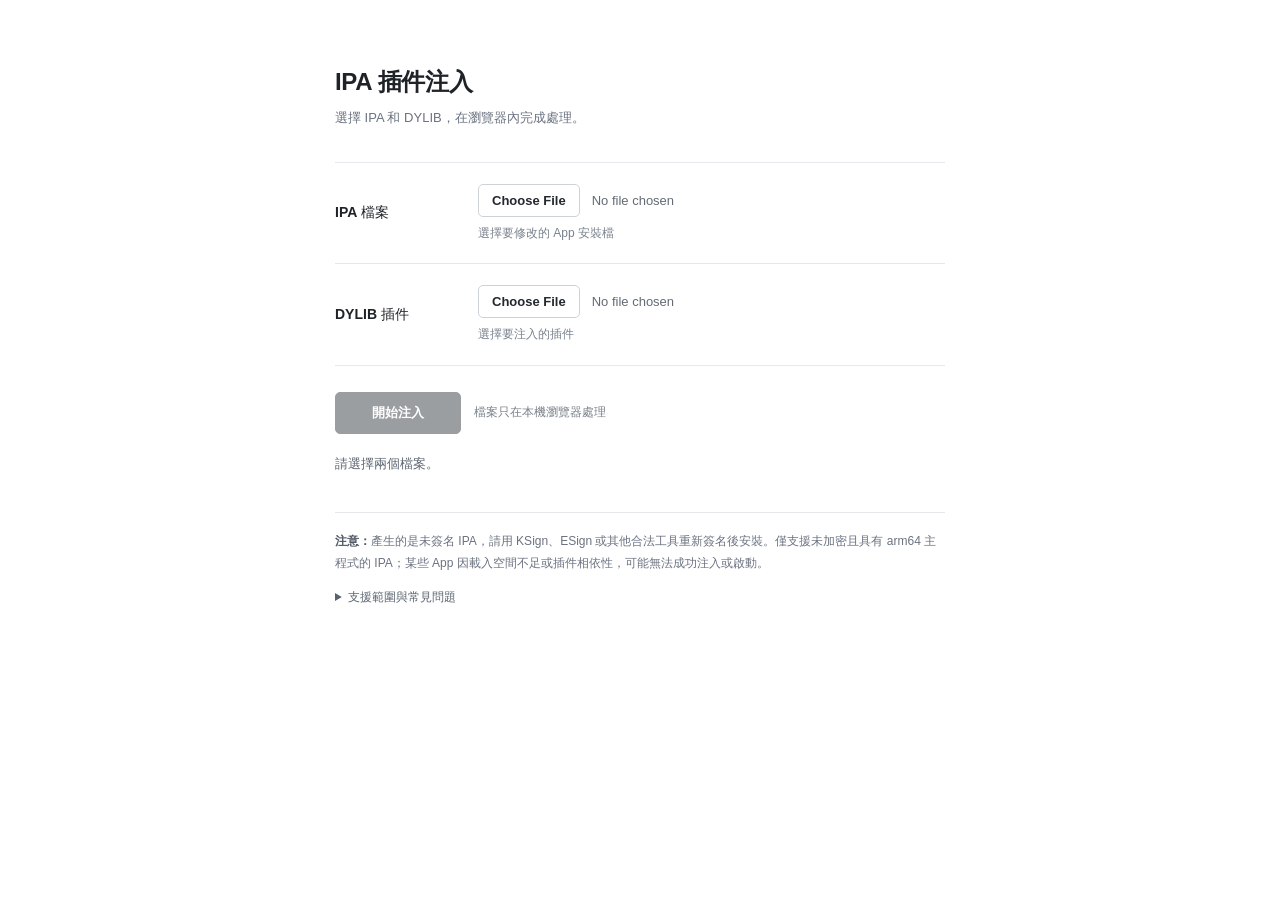
<file: docs/index.html>
<!doctype html>
<html lang="zh-Hant">
<head>
  <meta charset="utf-8">
  <meta name="viewport" content="width=device-width, initial-scale=1">
  <meta name="theme-color" content="#ffffff">
  <meta name="description" content="本機瀏覽器 IPA 插件注入工具，不需要伺服器。">
  <title>IPA 插件注入</title>
  <style>
    :root{font-family:-apple-system,BlinkMacSystemFont,"Noto Sans TC","Segoe UI",Arial,sans-serif;color:#1f2328;background:#fff;color-scheme:light}
    *{box-sizing:border-box}
    body{margin:0;background:#fff}
    main{width:min(610px,calc(100% - 40px));margin:0 auto;padding:66px 0 64px}
    h1{font-size:24px;font-weight:680;letter-spacing:-.35px;margin:0 0 9px}
    .intro{font-size:13px;color:#6b7280;margin:0 0 33px;line-height:1.7}
    .form{border-top:1px solid #e5e7eb}
    .entry{display:grid;grid-template-columns:125px minmax(0,1fr);align-items:center;gap:18px;padding:21px 0;border-bottom:1px solid #e5e7eb}
    label{font-size:14px;font-weight:570}
    .picker{min-width:0}
    input[type=file]{font:inherit;font-size:13px;display:block;width:100%;color:#636b75;max-width:100%}
    input[type=file]::file-selector-button{font:inherit;font-size:13px;font-weight:550;padding:8px 13px;background:#fff;border:1px solid #cdd2d8;border-radius:5px;color:#24292f;margin-right:12px;cursor:pointer}
    input[type=file]::file-selector-button:hover{background:#f6f7f8}
    .file-hint{font-size:12px;color:#79818d;margin-top:8px;overflow-wrap:anywhere;line-height:1.45}
    .actions{margin-top:26px;display:flex;align-items:center;gap:13px;flex-wrap:wrap}
    button{font:inherit;font-size:13px;cursor:pointer;border-radius:5px}
    button.primary{border:1px solid #24292f;background:#24292f;color:white;font-weight:600;padding:11px 28px;min-width:126px}
    button.primary:hover:not(:disabled){background:#373d44}
    button:disabled{cursor:not-allowed;opacity:.45}
    .local{font-size:12px;color:#7a818a}
    .status{margin-top:19px;font-size:13px;line-height:1.7;color:#5c6672;min-height:20px;white-space:pre-wrap}
    .status.error{color:#b42318}.status.done{color:#147d39}
    progress{appearance:none;display:block;border:0;width:100%;height:5px;margin-top:10px;accent-color:#30343b;background:#e9ebee}
    progress::-webkit-progress-bar{background:#e9ebee}
    progress::-webkit-progress-value{background:#2c3440}
    .output{margin-top:21px;padding:17px 18px;background:#f8fafb;border:1px solid #dfe3e8;border-radius:6px}
    .output-title{font-size:13px;font-weight:650;margin:0 0 7px}
    .output-name{font-size:12px;color:#6b7280;overflow-wrap:anywhere;margin-bottom:13px}
    a.download{display:inline-block;background:#fff;border:1px solid #afb7c1;color:#24292f;border-radius:5px;padding:8px 15px;font-size:13px;font-weight:600;text-decoration:none}
    a.download:hover{background:#f2f4f7}
    .share{background:transparent;border:0;color:#364d69;padding:8px 10px;margin-left:6px}
    .notice{margin-top:37px;border-top:1px solid #e5e7eb;padding-top:17px;font-size:12px;color:#6b7280;line-height:1.85}
    .notice strong{font-weight:640;color:#505964}
    details{margin-top:13px;font-size:12px;color:#6b7280;line-height:1.7}
    summary{cursor:pointer;color:#59636e}
    details p{margin:8px 0}
    code{font:inherit;background:#f1f3f5;border-radius:3px;padding:1px 3px}
    [hidden]{display:none!important}
    @media(max-width:560px){main{width:calc(100% - 34px);padding:38px 0 55px}.entry{display:block;padding:19px 0}.entry label{display:block;margin-bottom:10px}.actions{margin-top:22px}h1{font-size:23px}}
  </style>
</head>
<body>
<main>
  <h1>IPA 插件注入</h1>
  <p class="intro">選擇 IPA 和 DYLIB，在瀏覽器內完成處理。</p>
  <div class="form">
    <div class="entry">
      <label for="ipa">IPA 檔案</label>
      <div class="picker"><input id="ipa" type="file" accept=".ipa"><div class="file-hint" id="ipaInfo">選擇要修改的 App 安裝檔</div></div>
    </div>
    <div class="entry">
      <label for="plugin">DYLIB 插件</label>
      <div class="picker"><input id="plugin" type="file" accept=".dylib"><div class="file-hint" id="pluginInfo">選擇要注入的插件</div></div>
    </div>
  </div>
  <div class="actions">
    <button id="start" class="primary" type="button" disabled>開始注入</button>
    <span class="local">檔案只在本機瀏覽器處理</span>
  </div>
  <div id="status" class="status" role="status" aria-live="polite">請選擇兩個檔案。</div>
  <progress id="progress" hidden max="100" value="0"></progress>
  <section id="result" class="output" hidden>
    <div class="output-title">處理完成</div>
    <div class="output-name" id="outputName"></div>
    <a id="download" class="download" href="#" download>下載 IPA</a>
    <button id="share" class="share" type="button" hidden>分享檔案</button>
  </section>
  <section class="notice">
    <strong>注意：</strong>產生的是未簽名 IPA，請用 KSign、ESign 或其他合法工具重新簽名後安裝。僅支援未加密且具有 arm64 主程式的 IPA；某些 App 因載入空間不足或插件相依性，可能無法成功注入或啟動。
    <details><summary>支援範圍與常見問題</summary><p>目前支援單一 <code>.dylib</code> 檔案。使用 Mach-O <code>LC_LOAD_DYLIB</code> 載入插件；不支援加密 App、DEB 安裝包或插件額外依賴的 Framework。大型 IPA 會占用大量裝置記憶體，iPad Safari 可能重新整理或中止處理。</p></details>
  </section>
</main>
<script>
/*!

JSZip v3.10.1 - A JavaScript class for generating and reading zip files
<http://stuartk.com/jszip>

(c) 2009-2016 Stuart Knightley <stuart [at] stuartk.com>
Dual licenced under the MIT license or GPLv3. See https://raw.github.com/Stuk/jszip/main/LICENSE.markdown.

JSZip uses the library pako released under the MIT license :
https://github.com/nodeca/pako/blob/main/LICENSE
*/

!function(e){if("object"==typeof exports&&"undefined"!=typeof module)module.exports=e();else if("function"==typeof define&&define.amd)define([],e);else{("undefined"!=typeof window?window:"undefined"!=typeof global?global:"undefined"!=typeof self?self:this).JSZip=e()}}(function(){return function s(a,o,h){function u(r,e){if(!o[r]){if(!a[r]){var t="function"==typeof require&&require;if(!e&&t)return t(r,!0);if(l)return l(r,!0);var n=new Error("Cannot find module '"+r+"'");throw n.code="MODULE_NOT_FOUND",n}var i=o[r]={exports:{}};a[r][0].call(i.exports,function(e){var t=a[r][1][e];return u(t||e)},i,i.exports,s,a,o,h)}return o[r].exports}for(var l="function"==typeof require&&require,e=0;e<h.length;e++)u(h[e]);return u}({1:[function(e,t,r){"use strict";var d=e("./utils"),c=e("./support"),p="ABCDEFGHIJKLMNOPQRSTUVWXYZabcdefghijklmnopqrstuvwxyz0123456789+/=";r.encode=function(e){for(var t,r,n,i,s,a,o,h=[],u=0,l=e.length,f=l,c="string"!==d.getTypeOf(e);u<e.length;)f=l-u,n=c?(t=e[u++],r=u<l?e[u++]:0,u<l?e[u++]:0):(t=e.charCodeAt(u++),r=u<l?e.charCodeAt(u++):0,u<l?e.charCodeAt(u++):0),i=t>>2,s=(3&t)<<4|r>>4,a=1<f?(15&r)<<2|n>>6:64,o=2<f?63&n:64,h.push(p.charAt(i)+p.charAt(s)+p.charAt(a)+p.charAt(o));return h.join("")},r.decode=function(e){var t,r,n,i,s,a,o=0,h=0,u="data:";if(e.substr(0,u.length)===u)throw new Error("Invalid base64 input, it looks like a data url.");var l,f=3*(e=e.replace(/[^A-Za-z0-9+/=]/g,"")).length/4;if(e.charAt(e.length-1)===p.charAt(64)&&f--,e.charAt(e.length-2)===p.charAt(64)&&f--,f%1!=0)throw new Error("Invalid base64 input, bad content length.");for(l=c.uint8array?new Uint8Array(0|f):new Array(0|f);o<e.length;)t=p.indexOf(e.charAt(o++))<<2|(i=p.indexOf(e.charAt(o++)))>>4,r=(15&i)<<4|(s=p.indexOf(e.charAt(o++)))>>2,n=(3&s)<<6|(a=p.indexOf(e.charAt(o++))),l[h++]=t,64!==s&&(l[h++]=r),64!==a&&(l[h++]=n);return l}},{"./support":30,"./utils":32}],2:[function(e,t,r){"use strict";var n=e("./external"),i=e("./stream/DataWorker"),s=e("./stream/Crc32Probe"),a=e("./stream/DataLengthProbe");function o(e,t,r,n,i){this.compressedSize=e,this.uncompressedSize=t,this.crc32=r,this.compression=n,this.compressedContent=i}o.prototype={getContentWorker:function(){var e=new i(n.Promise.resolve(this.compressedContent)).pipe(this.compression.uncompressWorker()).pipe(new a("data_length")),t=this;return e.on("end",function(){if(this.streamInfo.data_length!==t.uncompressedSize)throw new Error("Bug : uncompressed data size mismatch")}),e},getCompressedWorker:function(){return new i(n.Promise.resolve(this.compressedContent)).withStreamInfo("compressedSize",this.compressedSize).withStreamInfo("uncompressedSize",this.uncompressedSize).withStreamInfo("crc32",this.crc32).withStreamInfo("compression",this.compression)}},o.createWorkerFrom=function(e,t,r){return e.pipe(new s).pipe(new a("uncompressedSize")).pipe(t.compressWorker(r)).pipe(new a("compressedSize")).withStreamInfo("compression",t)},t.exports=o},{"./external":6,"./stream/Crc32Probe":25,"./stream/DataLengthProbe":26,"./stream/DataWorker":27}],3:[function(e,t,r){"use strict";var n=e("./stream/GenericWorker");r.STORE={magic:"\0\0",compressWorker:function(){return new n("STORE compression")},uncompressWorker:function(){return new n("STORE decompression")}},r.DEFLATE=e("./flate")},{"./flate":7,"./stream/GenericWorker":28}],4:[function(e,t,r){"use strict";var n=e("./utils");var o=function(){for(var e,t=[],r=0;r<256;r++){e=r;for(var n=0;n<8;n++)e=1&e?3988292384^e>>>1:e>>>1;t[r]=e}return t}();t.exports=function(e,t){return void 0!==e&&e.length?"string"!==n.getTypeOf(e)?function(e,t,r,n){var i=o,s=n+r;e^=-1;for(var a=n;a<s;a++)e=e>>>8^i[255&(e^t[a])];return-1^e}(0|t,e,e.length,0):function(e,t,r,n){var i=o,s=n+r;e^=-1;for(var a=n;a<s;a++)e=e>>>8^i[255&(e^t.charCodeAt(a))];return-1^e}(0|t,e,e.length,0):0}},{"./utils":32}],5:[function(e,t,r){"use strict";r.base64=!1,r.binary=!1,r.dir=!1,r.createFolders=!0,r.date=null,r.compression=null,r.compressionOptions=null,r.comment=null,r.unixPermissions=null,r.dosPermissions=null},{}],6:[function(e,t,r){"use strict";var n=null;n="undefined"!=typeof Promise?Promise:e("lie"),t.exports={Promise:n}},{lie:37}],7:[function(e,t,r){"use strict";var n="undefined"!=typeof Uint8Array&&"undefined"!=typeof Uint16Array&&"undefined"!=typeof Uint32Array,i=e("pako"),s=e("./utils"),a=e("./stream/GenericWorker"),o=n?"uint8array":"array";function h(e,t){a.call(this,"FlateWorker/"+e),this._pako=null,this._pakoAction=e,this._pakoOptions=t,this.meta={}}r.magic="\b\0",s.inherits(h,a),h.prototype.processChunk=function(e){this.meta=e.meta,null===this._pako&&this._createPako(),this._pako.push(s.transformTo(o,e.data),!1)},h.prototype.flush=function(){a.prototype.flush.call(this),null===this._pako&&this._createPako(),this._pako.push([],!0)},h.prototype.cleanUp=function(){a.prototype.cleanUp.call(this),this._pako=null},h.prototype._createPako=function(){this._pako=new i[this._pakoAction]({raw:!0,level:this._pakoOptions.level||-1});var t=this;this._pako.onData=function(e){t.push({data:e,meta:t.meta})}},r.compressWorker=function(e){return new h("Deflate",e)},r.uncompressWorker=function(){return new h("Inflate",{})}},{"./stream/GenericWorker":28,"./utils":32,pako:38}],8:[function(e,t,r){"use strict";function A(e,t){var r,n="";for(r=0;r<t;r++)n+=String.fromCharCode(255&e),e>>>=8;return n}function n(e,t,r,n,i,s){var a,o,h=e.file,u=e.compression,l=s!==O.utf8encode,f=I.transformTo("string",s(h.name)),c=I.transformTo("string",O.utf8encode(h.name)),d=h.comment,p=I.transformTo("string",s(d)),m=I.transformTo("string",O.utf8encode(d)),_=c.length!==h.name.length,g=m.length!==d.length,b="",v="",y="",w=h.dir,k=h.date,x={crc32:0,compressedSize:0,uncompressedSize:0};t&&!r||(x.crc32=e.crc32,x.compressedSize=e.compressedSize,x.uncompressedSize=e.uncompressedSize);var S=0;t&&(S|=8),l||!_&&!g||(S|=2048);var z=0,C=0;w&&(z|=16),"UNIX"===i?(C=798,z|=function(e,t){var r=e;return e||(r=t?16893:33204),(65535&r)<<16}(h.unixPermissions,w)):(C=20,z|=function(e){return 63&(e||0)}(h.dosPermissions)),a=k.getUTCHours(),a<<=6,a|=k.getUTCMinutes(),a<<=5,a|=k.getUTCSeconds()/2,o=k.getUTCFullYear()-1980,o<<=4,o|=k.getUTCMonth()+1,o<<=5,o|=k.getUTCDate(),_&&(v=A(1,1)+A(B(f),4)+c,b+="up"+A(v.length,2)+v),g&&(y=A(1,1)+A(B(p),4)+m,b+="uc"+A(y.length,2)+y);var E="";return E+="\n\0",E+=A(S,2),E+=u.magic,E+=A(a,2),E+=A(o,2),E+=A(x.crc32,4),E+=A(x.compressedSize,4),E+=A(x.uncompressedSize,4),E+=A(f.length,2),E+=A(b.length,2),{fileRecord:R.LOCAL_FILE_HEADER+E+f+b,dirRecord:R.CENTRAL_FILE_HEADER+A(C,2)+E+A(p.length,2)+"\0\0\0\0"+A(z,4)+A(n,4)+f+b+p}}var I=e("../utils"),i=e("../stream/GenericWorker"),O=e("../utf8"),B=e("../crc32"),R=e("../signature");function s(e,t,r,n){i.call(this,"ZipFileWorker"),this.bytesWritten=0,this.zipComment=t,this.zipPlatform=r,this.encodeFileName=n,this.streamFiles=e,this.accumulate=!1,this.contentBuffer=[],this.dirRecords=[],this.currentSourceOffset=0,this.entriesCount=0,this.currentFile=null,this._sources=[]}I.inherits(s,i),s.prototype.push=function(e){var t=e.meta.percent||0,r=this.entriesCount,n=this._sources.length;this.accumulate?this.contentBuffer.push(e):(this.bytesWritten+=e.data.length,i.prototype.push.call(this,{data:e.data,meta:{currentFile:this.currentFile,percent:r?(t+100*(r-n-1))/r:100}}))},s.prototype.openedSource=function(e){this.currentSourceOffset=this.bytesWritten,this.currentFile=e.file.name;var t=this.streamFiles&&!e.file.dir;if(t){var r=n(e,t,!1,this.currentSourceOffset,this.zipPlatform,this.encodeFileName);this.push({data:r.fileRecord,meta:{percent:0}})}else this.accumulate=!0},s.prototype.closedSource=function(e){this.accumulate=!1;var t=this.streamFiles&&!e.file.dir,r=n(e,t,!0,this.currentSourceOffset,this.zipPlatform,this.encodeFileName);if(this.dirRecords.push(r.dirRecord),t)this.push({data:function(e){return R.DATA_DESCRIPTOR+A(e.crc32,4)+A(e.compressedSize,4)+A(e.uncompressedSize,4)}(e),meta:{percent:100}});else for(this.push({data:r.fileRecord,meta:{percent:0}});this.contentBuffer.length;)this.push(this.contentBuffer.shift());this.currentFile=null},s.prototype.flush=function(){for(var e=this.bytesWritten,t=0;t<this.dirRecords.length;t++)this.push({data:this.dirRecords[t],meta:{percent:100}});var r=this.bytesWritten-e,n=function(e,t,r,n,i){var s=I.transformTo("string",i(n));return R.CENTRAL_DIRECTORY_END+"\0\0\0\0"+A(e,2)+A(e,2)+A(t,4)+A(r,4)+A(s.length,2)+s}(this.dirRecords.length,r,e,this.zipComment,this.encodeFileName);this.push({data:n,meta:{percent:100}})},s.prototype.prepareNextSource=function(){this.previous=this._sources.shift(),this.openedSource(this.previous.streamInfo),this.isPaused?this.previous.pause():this.previous.resume()},s.prototype.registerPrevious=function(e){this._sources.push(e);var t=this;return e.on("data",function(e){t.processChunk(e)}),e.on("end",function(){t.closedSource(t.previous.streamInfo),t._sources.length?t.prepareNextSource():t.end()}),e.on("error",function(e){t.error(e)}),this},s.prototype.resume=function(){return!!i.prototype.resume.call(this)&&(!this.previous&&this._sources.length?(this.prepareNextSource(),!0):this.previous||this._sources.length||this.generatedError?void 0:(this.end(),!0))},s.prototype.error=function(e){var t=this._sources;if(!i.prototype.error.call(this,e))return!1;for(var r=0;r<t.length;r++)try{t[r].error(e)}catch(e){}return!0},s.prototype.lock=function(){i.prototype.lock.call(this);for(var e=this._sources,t=0;t<e.length;t++)e[t].lock()},t.exports=s},{"../crc32":4,"../signature":23,"../stream/GenericWorker":28,"../utf8":31,"../utils":32}],9:[function(e,t,r){"use strict";var u=e("../compressions"),n=e("./ZipFileWorker");r.generateWorker=function(e,a,t){var o=new n(a.streamFiles,t,a.platform,a.encodeFileName),h=0;try{e.forEach(function(e,t){h++;var r=function(e,t){var r=e||t,n=u[r];if(!n)throw new Error(r+" is not a valid compression method !");return n}(t.options.compression,a.compression),n=t.options.compressionOptions||a.compressionOptions||{},i=t.dir,s=t.date;t._compressWorker(r,n).withStreamInfo("file",{name:e,dir:i,date:s,comment:t.comment||"",unixPermissions:t.unixPermissions,dosPermissions:t.dosPermissions}).pipe(o)}),o.entriesCount=h}catch(e){o.error(e)}return o}},{"../compressions":3,"./ZipFileWorker":8}],10:[function(e,t,r){"use strict";function n(){if(!(this instanceof n))return new n;if(arguments.length)throw new Error("The constructor with parameters has been removed in JSZip 3.0, please check the upgrade guide.");this.files=Object.create(null),this.comment=null,this.root="",this.clone=function(){var e=new n;for(var t in this)"function"!=typeof this[t]&&(e[t]=this[t]);return e}}(n.prototype=e("./object")).loadAsync=e("./load"),n.support=e("./support"),n.defaults=e("./defaults"),n.version="3.10.1",n.loadAsync=function(e,t){return(new n).loadAsync(e,t)},n.external=e("./external"),t.exports=n},{"./defaults":5,"./external":6,"./load":11,"./object":15,"./support":30}],11:[function(e,t,r){"use strict";var u=e("./utils"),i=e("./external"),n=e("./utf8"),s=e("./zipEntries"),a=e("./stream/Crc32Probe"),l=e("./nodejsUtils");function f(n){return new i.Promise(function(e,t){var r=n.decompressed.getContentWorker().pipe(new a);r.on("error",function(e){t(e)}).on("end",function(){r.streamInfo.crc32!==n.decompressed.crc32?t(new Error("Corrupted zip : CRC32 mismatch")):e()}).resume()})}t.exports=function(e,o){var h=this;return o=u.extend(o||{},{base64:!1,checkCRC32:!1,optimizedBinaryString:!1,createFolders:!1,decodeFileName:n.utf8decode}),l.isNode&&l.isStream(e)?i.Promise.reject(new Error("JSZip can't accept a stream when loading a zip file.")):u.prepareContent("the loaded zip file",e,!0,o.optimizedBinaryString,o.base64).then(function(e){var t=new s(o);return t.load(e),t}).then(function(e){var t=[i.Promise.resolve(e)],r=e.files;if(o.checkCRC32)for(var n=0;n<r.length;n++)t.push(f(r[n]));return i.Promise.all(t)}).then(function(e){for(var t=e.shift(),r=t.files,n=0;n<r.length;n++){var i=r[n],s=i.fileNameStr,a=u.resolve(i.fileNameStr);h.file(a,i.decompressed,{binary:!0,optimizedBinaryString:!0,date:i.date,dir:i.dir,comment:i.fileCommentStr.length?i.fileCommentStr:null,unixPermissions:i.unixPermissions,dosPermissions:i.dosPermissions,createFolders:o.createFolders}),i.dir||(h.file(a).unsafeOriginalName=s)}return t.zipComment.length&&(h.comment=t.zipComment),h})}},{"./external":6,"./nodejsUtils":14,"./stream/Crc32Probe":25,"./utf8":31,"./utils":32,"./zipEntries":33}],12:[function(e,t,r){"use strict";var n=e("../utils"),i=e("../stream/GenericWorker");function s(e,t){i.call(this,"Nodejs stream input adapter for "+e),this._upstreamEnded=!1,this._bindStream(t)}n.inherits(s,i),s.prototype._bindStream=function(e){var t=this;(this._stream=e).pause(),e.on("data",function(e){t.push({data:e,meta:{percent:0}})}).on("error",function(e){t.isPaused?this.generatedError=e:t.error(e)}).on("end",function(){t.isPaused?t._upstreamEnded=!0:t.end()})},s.prototype.pause=function(){return!!i.prototype.pause.call(this)&&(this._stream.pause(),!0)},s.prototype.resume=function(){return!!i.prototype.resume.call(this)&&(this._upstreamEnded?this.end():this._stream.resume(),!0)},t.exports=s},{"../stream/GenericWorker":28,"../utils":32}],13:[function(e,t,r){"use strict";var i=e("readable-stream").Readable;function n(e,t,r){i.call(this,t),this._helper=e;var n=this;e.on("data",function(e,t){n.push(e)||n._helper.pause(),r&&r(t)}).on("error",function(e){n.emit("error",e)}).on("end",function(){n.push(null)})}e("../utils").inherits(n,i),n.prototype._read=function(){this._helper.resume()},t.exports=n},{"../utils":32,"readable-stream":16}],14:[function(e,t,r){"use strict";t.exports={isNode:"undefined"!=typeof Buffer,newBufferFrom:function(e,t){if(Buffer.from&&Buffer.from!==Uint8Array.from)return Buffer.from(e,t);if("number"==typeof e)throw new Error('The "data" argument must not be a number');return new Buffer(e,t)},allocBuffer:function(e){if(Buffer.alloc)return Buffer.alloc(e);var t=new Buffer(e);return t.fill(0),t},isBuffer:function(e){return Buffer.isBuffer(e)},isStream:function(e){return e&&"function"==typeof e.on&&"function"==typeof e.pause&&"function"==typeof e.resume}}},{}],15:[function(e,t,r){"use strict";function s(e,t,r){var n,i=u.getTypeOf(t),s=u.extend(r||{},f);s.date=s.date||new Date,null!==s.compression&&(s.compression=s.compression.toUpperCase()),"string"==typeof s.unixPermissions&&(s.unixPermissions=parseInt(s.unixPermissions,8)),s.unixPermissions&&16384&s.unixPermissions&&(s.dir=!0),s.dosPermissions&&16&s.dosPermissions&&(s.dir=!0),s.dir&&(e=g(e)),s.createFolders&&(n=_(e))&&b.call(this,n,!0);var a="string"===i&&!1===s.binary&&!1===s.base64;r&&void 0!==r.binary||(s.binary=!a),(t instanceof c&&0===t.uncompressedSize||s.dir||!t||0===t.length)&&(s.base64=!1,s.binary=!0,t="",s.compression="STORE",i="string");var o=null;o=t instanceof c||t instanceof l?t:p.isNode&&p.isStream(t)?new m(e,t):u.prepareContent(e,t,s.binary,s.optimizedBinaryString,s.base64);var h=new d(e,o,s);this.files[e]=h}var i=e("./utf8"),u=e("./utils"),l=e("./stream/GenericWorker"),a=e("./stream/StreamHelper"),f=e("./defaults"),c=e("./compressedObject"),d=e("./zipObject"),o=e("./generate"),p=e("./nodejsUtils"),m=e("./nodejs/NodejsStreamInputAdapter"),_=function(e){"/"===e.slice(-1)&&(e=e.substring(0,e.length-1));var t=e.lastIndexOf("/");return 0<t?e.substring(0,t):""},g=function(e){return"/"!==e.slice(-1)&&(e+="/"),e},b=function(e,t){return t=void 0!==t?t:f.createFolders,e=g(e),this.files[e]||s.call(this,e,null,{dir:!0,createFolders:t}),this.files[e]};function h(e){return"[object RegExp]"===Object.prototype.toString.call(e)}var n={load:function(){throw new Error("This method has been removed in JSZip 3.0, please check the upgrade guide.")},forEach:function(e){var t,r,n;for(t in this.files)n=this.files[t],(r=t.slice(this.root.length,t.length))&&t.slice(0,this.root.length)===this.root&&e(r,n)},filter:function(r){var n=[];return this.forEach(function(e,t){r(e,t)&&n.push(t)}),n},file:function(e,t,r){if(1!==arguments.length)return e=this.root+e,s.call(this,e,t,r),this;if(h(e)){var n=e;return this.filter(function(e,t){return!t.dir&&n.test(e)})}var i=this.files[this.root+e];return i&&!i.dir?i:null},folder:function(r){if(!r)return this;if(h(r))return this.filter(function(e,t){return t.dir&&r.test(e)});var e=this.root+r,t=b.call(this,e),n=this.clone();return n.root=t.name,n},remove:function(r){r=this.root+r;var e=this.files[r];if(e||("/"!==r.slice(-1)&&(r+="/"),e=this.files[r]),e&&!e.dir)delete this.files[r];else for(var t=this.filter(function(e,t){return t.name.slice(0,r.length)===r}),n=0;n<t.length;n++)delete this.files[t[n].name];return this},generate:function(){throw new Error("This method has been removed in JSZip 3.0, please check the upgrade guide.")},generateInternalStream:function(e){var t,r={};try{if((r=u.extend(e||{},{streamFiles:!1,compression:"STORE",compressionOptions:null,type:"",platform:"DOS",comment:null,mimeType:"application/zip",encodeFileName:i.utf8encode})).type=r.type.toLowerCase(),r.compression=r.compression.toUpperCase(),"binarystring"===r.type&&(r.type="string"),!r.type)throw new Error("No output type specified.");u.checkSupport(r.type),"darwin"!==r.platform&&"freebsd"!==r.platform&&"linux"!==r.platform&&"sunos"!==r.platform||(r.platform="UNIX"),"win32"===r.platform&&(r.platform="DOS");var n=r.comment||this.comment||"";t=o.generateWorker(this,r,n)}catch(e){(t=new l("error")).error(e)}return new a(t,r.type||"string",r.mimeType)},generateAsync:function(e,t){return this.generateInternalStream(e).accumulate(t)},generateNodeStream:function(e,t){return(e=e||{}).type||(e.type="nodebuffer"),this.generateInternalStream(e).toNodejsStream(t)}};t.exports=n},{"./compressedObject":2,"./defaults":5,"./generate":9,"./nodejs/NodejsStreamInputAdapter":12,"./nodejsUtils":14,"./stream/GenericWorker":28,"./stream/StreamHelper":29,"./utf8":31,"./utils":32,"./zipObject":35}],16:[function(e,t,r){"use strict";t.exports=e("stream")},{stream:void 0}],17:[function(e,t,r){"use strict";var n=e("./DataReader");function i(e){n.call(this,e);for(var t=0;t<this.data.length;t++)e[t]=255&e[t]}e("../utils").inherits(i,n),i.prototype.byteAt=function(e){return this.data[this.zero+e]},i.prototype.lastIndexOfSignature=function(e){for(var t=e.charCodeAt(0),r=e.charCodeAt(1),n=e.charCodeAt(2),i=e.charCodeAt(3),s=this.length-4;0<=s;--s)if(this.data[s]===t&&this.data[s+1]===r&&this.data[s+2]===n&&this.data[s+3]===i)return s-this.zero;return-1},i.prototype.readAndCheckSignature=function(e){var t=e.charCodeAt(0),r=e.charCodeAt(1),n=e.charCodeAt(2),i=e.charCodeAt(3),s=this.readData(4);return t===s[0]&&r===s[1]&&n===s[2]&&i===s[3]},i.prototype.readData=function(e){if(this.checkOffset(e),0===e)return[];var t=this.data.slice(this.zero+this.index,this.zero+this.index+e);return this.index+=e,t},t.exports=i},{"../utils":32,"./DataReader":18}],18:[function(e,t,r){"use strict";var n=e("../utils");function i(e){this.data=e,this.length=e.length,this.index=0,this.zero=0}i.prototype={checkOffset:function(e){this.checkIndex(this.index+e)},checkIndex:function(e){if(this.length<this.zero+e||e<0)throw new Error("End of data reached (data length = "+this.length+", asked index = "+e+"). Corrupted zip ?")},setIndex:function(e){this.checkIndex(e),this.index=e},skip:function(e){this.setIndex(this.index+e)},byteAt:function(){},readInt:function(e){var t,r=0;for(this.checkOffset(e),t=this.index+e-1;t>=this.index;t--)r=(r<<8)+this.byteAt(t);return this.index+=e,r},readString:function(e){return n.transformTo("string",this.readData(e))},readData:function(){},lastIndexOfSignature:function(){},readAndCheckSignature:function(){},readDate:function(){var e=this.readInt(4);return new Date(Date.UTC(1980+(e>>25&127),(e>>21&15)-1,e>>16&31,e>>11&31,e>>5&63,(31&e)<<1))}},t.exports=i},{"../utils":32}],19:[function(e,t,r){"use strict";var n=e("./Uint8ArrayReader");function i(e){n.call(this,e)}e("../utils").inherits(i,n),i.prototype.readData=function(e){this.checkOffset(e);var t=this.data.slice(this.zero+this.index,this.zero+this.index+e);return this.index+=e,t},t.exports=i},{"../utils":32,"./Uint8ArrayReader":21}],20:[function(e,t,r){"use strict";var n=e("./DataReader");function i(e){n.call(this,e)}e("../utils").inherits(i,n),i.prototype.byteAt=function(e){return this.data.charCodeAt(this.zero+e)},i.prototype.lastIndexOfSignature=function(e){return this.data.lastIndexOf(e)-this.zero},i.prototype.readAndCheckSignature=function(e){return e===this.readData(4)},i.prototype.readData=function(e){this.checkOffset(e);var t=this.data.slice(this.zero+this.index,this.zero+this.index+e);return this.index+=e,t},t.exports=i},{"../utils":32,"./DataReader":18}],21:[function(e,t,r){"use strict";var n=e("./ArrayReader");function i(e){n.call(this,e)}e("../utils").inherits(i,n),i.prototype.readData=function(e){if(this.checkOffset(e),0===e)return new Uint8Array(0);var t=this.data.subarray(this.zero+this.index,this.zero+this.index+e);return this.index+=e,t},t.exports=i},{"../utils":32,"./ArrayReader":17}],22:[function(e,t,r){"use strict";var n=e("../utils"),i=e("../support"),s=e("./ArrayReader"),a=e("./StringReader"),o=e("./NodeBufferReader"),h=e("./Uint8ArrayReader");t.exports=function(e){var t=n.getTypeOf(e);return n.checkSupport(t),"string"!==t||i.uint8array?"nodebuffer"===t?new o(e):i.uint8array?new h(n.transformTo("uint8array",e)):new s(n.transformTo("array",e)):new a(e)}},{"../support":30,"../utils":32,"./ArrayReader":17,"./NodeBufferReader":19,"./StringReader":20,"./Uint8ArrayReader":21}],23:[function(e,t,r){"use strict";r.LOCAL_FILE_HEADER="PK",r.CENTRAL_FILE_HEADER="PK",r.CENTRAL_DIRECTORY_END="PK",r.ZIP64_CENTRAL_DIRECTORY_LOCATOR="PK",r.ZIP64_CENTRAL_DIRECTORY_END="PK",r.DATA_DESCRIPTOR="PK\b"},{}],24:[function(e,t,r){"use strict";var n=e("./GenericWorker"),i=e("../utils");function s(e){n.call(this,"ConvertWorker to "+e),this.destType=e}i.inherits(s,n),s.prototype.processChunk=function(e){this.push({data:i.transformTo(this.destType,e.data),meta:e.meta})},t.exports=s},{"../utils":32,"./GenericWorker":28}],25:[function(e,t,r){"use strict";var n=e("./GenericWorker"),i=e("../crc32");function s(){n.call(this,"Crc32Probe"),this.withStreamInfo("crc32",0)}e("../utils").inherits(s,n),s.prototype.processChunk=function(e){this.streamInfo.crc32=i(e.data,this.streamInfo.crc32||0),this.push(e)},t.exports=s},{"../crc32":4,"../utils":32,"./GenericWorker":28}],26:[function(e,t,r){"use strict";var n=e("../utils"),i=e("./GenericWorker");function s(e){i.call(this,"DataLengthProbe for "+e),this.propName=e,this.withStreamInfo(e,0)}n.inherits(s,i),s.prototype.processChunk=function(e){if(e){var t=this.streamInfo[this.propName]||0;this.streamInfo[this.propName]=t+e.data.length}i.prototype.processChunk.call(this,e)},t.exports=s},{"../utils":32,"./GenericWorker":28}],27:[function(e,t,r){"use strict";var n=e("../utils"),i=e("./GenericWorker");function s(e){i.call(this,"DataWorker");var t=this;this.dataIsReady=!1,this.index=0,this.max=0,this.data=null,this.type="",this._tickScheduled=!1,e.then(function(e){t.dataIsReady=!0,t.data=e,t.max=e&&e.length||0,t.type=n.getTypeOf(e),t.isPaused||t._tickAndRepeat()},function(e){t.error(e)})}n.inherits(s,i),s.prototype.cleanUp=function(){i.prototype.cleanUp.call(this),this.data=null},s.prototype.resume=function(){return!!i.prototype.resume.call(this)&&(!this._tickScheduled&&this.dataIsReady&&(this._tickScheduled=!0,n.delay(this._tickAndRepeat,[],this)),!0)},s.prototype._tickAndRepeat=function(){this._tickScheduled=!1,this.isPaused||this.isFinished||(this._tick(),this.isFinished||(n.delay(this._tickAndRepeat,[],this),this._tickScheduled=!0))},s.prototype._tick=function(){if(this.isPaused||this.isFinished)return!1;var e=null,t=Math.min(this.max,this.index+16384);if(this.index>=this.max)return this.end();switch(this.type){case"string":e=this.data.substring(this.index,t);break;case"uint8array":e=this.data.subarray(this.index,t);break;case"array":case"nodebuffer":e=this.data.slice(this.index,t)}return this.index=t,this.push({data:e,meta:{percent:this.max?this.index/this.max*100:0}})},t.exports=s},{"../utils":32,"./GenericWorker":28}],28:[function(e,t,r){"use strict";function n(e){this.name=e||"default",this.streamInfo={},this.generatedError=null,this.extraStreamInfo={},this.isPaused=!0,this.isFinished=!1,this.isLocked=!1,this._listeners={data:[],end:[],error:[]},this.previous=null}n.prototype={push:function(e){this.emit("data",e)},end:function(){if(this.isFinished)return!1;this.flush();try{this.emit("end"),this.cleanUp(),this.isFinished=!0}catch(e){this.emit("error",e)}return!0},error:function(e){return!this.isFinished&&(this.isPaused?this.generatedError=e:(this.isFinished=!0,this.emit("error",e),this.previous&&this.previous.error(e),this.cleanUp()),!0)},on:function(e,t){return this._listeners[e].push(t),this},cleanUp:function(){this.streamInfo=this.generatedError=this.extraStreamInfo=null,this._listeners=[]},emit:function(e,t){if(this._listeners[e])for(var r=0;r<this._listeners[e].length;r++)this._listeners[e][r].call(this,t)},pipe:function(e){return e.registerPrevious(this)},registerPrevious:function(e){if(this.isLocked)throw new Error("The stream '"+this+"' has already been used.");this.streamInfo=e.streamInfo,this.mergeStreamInfo(),this.previous=e;var t=this;return e.on("data",function(e){t.processChunk(e)}),e.on("end",function(){t.end()}),e.on("error",function(e){t.error(e)}),this},pause:function(){return!this.isPaused&&!this.isFinished&&(this.isPaused=!0,this.previous&&this.previous.pause(),!0)},resume:function(){if(!this.isPaused||this.isFinished)return!1;var e=this.isPaused=!1;return this.generatedError&&(this.error(this.generatedError),e=!0),this.previous&&this.previous.resume(),!e},flush:function(){},processChunk:function(e){this.push(e)},withStreamInfo:function(e,t){return this.extraStreamInfo[e]=t,this.mergeStreamInfo(),this},mergeStreamInfo:function(){for(var e in this.extraStreamInfo)Object.prototype.hasOwnProperty.call(this.extraStreamInfo,e)&&(this.streamInfo[e]=this.extraStreamInfo[e])},lock:function(){if(this.isLocked)throw new Error("The stream '"+this+"' has already been used.");this.isLocked=!0,this.previous&&this.previous.lock()},toString:function(){var e="Worker "+this.name;return this.previous?this.previous+" -> "+e:e}},t.exports=n},{}],29:[function(e,t,r){"use strict";var h=e("../utils"),i=e("./ConvertWorker"),s=e("./GenericWorker"),u=e("../base64"),n=e("../support"),a=e("../external"),o=null;if(n.nodestream)try{o=e("../nodejs/NodejsStreamOutputAdapter")}catch(e){}function l(e,o){return new a.Promise(function(t,r){var n=[],i=e._internalType,s=e._outputType,a=e._mimeType;e.on("data",function(e,t){n.push(e),o&&o(t)}).on("error",function(e){n=[],r(e)}).on("end",function(){try{var e=function(e,t,r){switch(e){case"blob":return h.newBlob(h.transformTo("arraybuffer",t),r);case"base64":return u.encode(t);default:return h.transformTo(e,t)}}(s,function(e,t){var r,n=0,i=null,s=0;for(r=0;r<t.length;r++)s+=t[r].length;switch(e){case"string":return t.join("");case"array":return Array.prototype.concat.apply([],t);case"uint8array":for(i=new Uint8Array(s),r=0;r<t.length;r++)i.set(t[r],n),n+=t[r].length;return i;case"nodebuffer":return Buffer.concat(t);default:throw new Error("concat : unsupported type '"+e+"'")}}(i,n),a);t(e)}catch(e){r(e)}n=[]}).resume()})}function f(e,t,r){var n=t;switch(t){case"blob":case"arraybuffer":n="uint8array";break;case"base64":n="string"}try{this._internalType=n,this._outputType=t,this._mimeType=r,h.checkSupport(n),this._worker=e.pipe(new i(n)),e.lock()}catch(e){this._worker=new s("error"),this._worker.error(e)}}f.prototype={accumulate:function(e){return l(this,e)},on:function(e,t){var r=this;return"data"===e?this._worker.on(e,function(e){t.call(r,e.data,e.meta)}):this._worker.on(e,function(){h.delay(t,arguments,r)}),this},resume:function(){return h.delay(this._worker.resume,[],this._worker),this},pause:function(){return this._worker.pause(),this},toNodejsStream:function(e){if(h.checkSupport("nodestream"),"nodebuffer"!==this._outputType)throw new Error(this._outputType+" is not supported by this method");return new o(this,{objectMode:"nodebuffer"!==this._outputType},e)}},t.exports=f},{"../base64":1,"../external":6,"../nodejs/NodejsStreamOutputAdapter":13,"../support":30,"../utils":32,"./ConvertWorker":24,"./GenericWorker":28}],30:[function(e,t,r){"use strict";if(r.base64=!0,r.array=!0,r.string=!0,r.arraybuffer="undefined"!=typeof ArrayBuffer&&"undefined"!=typeof Uint8Array,r.nodebuffer="undefined"!=typeof Buffer,r.uint8array="undefined"!=typeof Uint8Array,"undefined"==typeof ArrayBuffer)r.blob=!1;else{var n=new ArrayBuffer(0);try{r.blob=0===new Blob([n],{type:"application/zip"}).size}catch(e){try{var i=new(self.BlobBuilder||self.WebKitBlobBuilder||self.MozBlobBuilder||self.MSBlobBuilder);i.append(n),r.blob=0===i.getBlob("application/zip").size}catch(e){r.blob=!1}}}try{r.nodestream=!!e("readable-stream").Readable}catch(e){r.nodestream=!1}},{"readable-stream":16}],31:[function(e,t,s){"use strict";for(var o=e("./utils"),h=e("./support"),r=e("./nodejsUtils"),n=e("./stream/GenericWorker"),u=new Array(256),i=0;i<256;i++)u[i]=252<=i?6:248<=i?5:240<=i?4:224<=i?3:192<=i?2:1;u[254]=u[254]=1;function a(){n.call(this,"utf-8 decode"),this.leftOver=null}function l(){n.call(this,"utf-8 encode")}s.utf8encode=function(e){return h.nodebuffer?r.newBufferFrom(e,"utf-8"):function(e){var t,r,n,i,s,a=e.length,o=0;for(i=0;i<a;i++)55296==(64512&(r=e.charCodeAt(i)))&&i+1<a&&56320==(64512&(n=e.charCodeAt(i+1)))&&(r=65536+(r-55296<<10)+(n-56320),i++),o+=r<128?1:r<2048?2:r<65536?3:4;for(t=h.uint8array?new Uint8Array(o):new Array(o),i=s=0;s<o;i++)55296==(64512&(r=e.charCodeAt(i)))&&i+1<a&&56320==(64512&(n=e.charCodeAt(i+1)))&&(r=65536+(r-55296<<10)+(n-56320),i++),r<128?t[s++]=r:(r<2048?t[s++]=192|r>>>6:(r<65536?t[s++]=224|r>>>12:(t[s++]=240|r>>>18,t[s++]=128|r>>>12&63),t[s++]=128|r>>>6&63),t[s++]=128|63&r);return t}(e)},s.utf8decode=function(e){return h.nodebuffer?o.transformTo("nodebuffer",e).toString("utf-8"):function(e){var t,r,n,i,s=e.length,a=new Array(2*s);for(t=r=0;t<s;)if((n=e[t++])<128)a[r++]=n;else if(4<(i=u[n]))a[r++]=65533,t+=i-1;else{for(n&=2===i?31:3===i?15:7;1<i&&t<s;)n=n<<6|63&e[t++],i--;1<i?a[r++]=65533:n<65536?a[r++]=n:(n-=65536,a[r++]=55296|n>>10&1023,a[r++]=56320|1023&n)}return a.length!==r&&(a.subarray?a=a.subarray(0,r):a.length=r),o.applyFromCharCode(a)}(e=o.transformTo(h.uint8array?"uint8array":"array",e))},o.inherits(a,n),a.prototype.processChunk=function(e){var t=o.transformTo(h.uint8array?"uint8array":"array",e.data);if(this.leftOver&&this.leftOver.length){if(h.uint8array){var r=t;(t=new Uint8Array(r.length+this.leftOver.length)).set(this.leftOver,0),t.set(r,this.leftOver.length)}else t=this.leftOver.concat(t);this.leftOver=null}var n=function(e,t){var r;for((t=t||e.length)>e.length&&(t=e.length),r=t-1;0<=r&&128==(192&e[r]);)r--;return r<0?t:0===r?t:r+u[e[r]]>t?r:t}(t),i=t;n!==t.length&&(h.uint8array?(i=t.subarray(0,n),this.leftOver=t.subarray(n,t.length)):(i=t.slice(0,n),this.leftOver=t.slice(n,t.length))),this.push({data:s.utf8decode(i),meta:e.meta})},a.prototype.flush=function(){this.leftOver&&this.leftOver.length&&(this.push({data:s.utf8decode(this.leftOver),meta:{}}),this.leftOver=null)},s.Utf8DecodeWorker=a,o.inherits(l,n),l.prototype.processChunk=function(e){this.push({data:s.utf8encode(e.data),meta:e.meta})},s.Utf8EncodeWorker=l},{"./nodejsUtils":14,"./stream/GenericWorker":28,"./support":30,"./utils":32}],32:[function(e,t,a){"use strict";var o=e("./support"),h=e("./base64"),r=e("./nodejsUtils"),u=e("./external");function n(e){return e}function l(e,t){for(var r=0;r<e.length;++r)t[r]=255&e.charCodeAt(r);return t}e("setimmediate"),a.newBlob=function(t,r){a.checkSupport("blob");try{return new Blob([t],{type:r})}catch(e){try{var n=new(self.BlobBuilder||self.WebKitBlobBuilder||self.MozBlobBuilder||self.MSBlobBuilder);return n.append(t),n.getBlob(r)}catch(e){throw new Error("Bug : can't construct the Blob.")}}};var i={stringifyByChunk:function(e,t,r){var n=[],i=0,s=e.length;if(s<=r)return String.fromCharCode.apply(null,e);for(;i<s;)"array"===t||"nodebuffer"===t?n.push(String.fromCharCode.apply(null,e.slice(i,Math.min(i+r,s)))):n.push(String.fromCharCode.apply(null,e.subarray(i,Math.min(i+r,s)))),i+=r;return n.join("")},stringifyByChar:function(e){for(var t="",r=0;r<e.length;r++)t+=String.fromCharCode(e[r]);return t},applyCanBeUsed:{uint8array:function(){try{return o.uint8array&&1===String.fromCharCode.apply(null,new Uint8Array(1)).length}catch(e){return!1}}(),nodebuffer:function(){try{return o.nodebuffer&&1===String.fromCharCode.apply(null,r.allocBuffer(1)).length}catch(e){return!1}}()}};function s(e){var t=65536,r=a.getTypeOf(e),n=!0;if("uint8array"===r?n=i.applyCanBeUsed.uint8array:"nodebuffer"===r&&(n=i.applyCanBeUsed.nodebuffer),n)for(;1<t;)try{return i.stringifyByChunk(e,r,t)}catch(e){t=Math.floor(t/2)}return i.stringifyByChar(e)}function f(e,t){for(var r=0;r<e.length;r++)t[r]=e[r];return t}a.applyFromCharCode=s;var c={};c.string={string:n,array:function(e){return l(e,new Array(e.length))},arraybuffer:function(e){return c.string.uint8array(e).buffer},uint8array:function(e){return l(e,new Uint8Array(e.length))},nodebuffer:function(e){return l(e,r.allocBuffer(e.length))}},c.array={string:s,array:n,arraybuffer:function(e){return new Uint8Array(e).buffer},uint8array:function(e){return new Uint8Array(e)},nodebuffer:function(e){return r.newBufferFrom(e)}},c.arraybuffer={string:function(e){return s(new Uint8Array(e))},array:function(e){return f(new Uint8Array(e),new Array(e.byteLength))},arraybuffer:n,uint8array:function(e){return new Uint8Array(e)},nodebuffer:function(e){return r.newBufferFrom(new Uint8Array(e))}},c.uint8array={string:s,array:function(e){return f(e,new Array(e.length))},arraybuffer:function(e){return e.buffer},uint8array:n,nodebuffer:function(e){return r.newBufferFrom(e)}},c.nodebuffer={string:s,array:function(e){return f(e,new Array(e.length))},arraybuffer:function(e){return c.nodebuffer.uint8array(e).buffer},uint8array:function(e){return f(e,new Uint8Array(e.length))},nodebuffer:n},a.transformTo=function(e,t){if(t=t||"",!e)return t;a.checkSupport(e);var r=a.getTypeOf(t);return c[r][e](t)},a.resolve=function(e){for(var t=e.split("/"),r=[],n=0;n<t.length;n++){var i=t[n];"."===i||""===i&&0!==n&&n!==t.length-1||(".."===i?r.pop():r.push(i))}return r.join("/")},a.getTypeOf=function(e){return"string"==typeof e?"string":"[object Array]"===Object.prototype.toString.call(e)?"array":o.nodebuffer&&r.isBuffer(e)?"nodebuffer":o.uint8array&&e instanceof Uint8Array?"uint8array":o.arraybuffer&&e instanceof ArrayBuffer?"arraybuffer":void 0},a.checkSupport=function(e){if(!o[e.toLowerCase()])throw new Error(e+" is not supported by this platform")},a.MAX_VALUE_16BITS=65535,a.MAX_VALUE_32BITS=-1,a.pretty=function(e){var t,r,n="";for(r=0;r<(e||"").length;r++)n+="\\x"+((t=e.charCodeAt(r))<16?"0":"")+t.toString(16).toUpperCase();return n},a.delay=function(e,t,r){setImmediate(function(){e.apply(r||null,t||[])})},a.inherits=function(e,t){function r(){}r.prototype=t.prototype,e.prototype=new r},a.extend=function(){var e,t,r={};for(e=0;e<arguments.length;e++)for(t in arguments[e])Object.prototype.hasOwnProperty.call(arguments[e],t)&&void 0===r[t]&&(r[t]=arguments[e][t]);return r},a.prepareContent=function(r,e,n,i,s){return u.Promise.resolve(e).then(function(n){return o.blob&&(n instanceof Blob||-1!==["[object File]","[object Blob]"].indexOf(Object.prototype.toString.call(n)))&&"undefined"!=typeof FileReader?new u.Promise(function(t,r){var e=new FileReader;e.onload=function(e){t(e.target.result)},e.onerror=function(e){r(e.target.error)},e.readAsArrayBuffer(n)}):n}).then(function(e){var t=a.getTypeOf(e);return t?("arraybuffer"===t?e=a.transformTo("uint8array",e):"string"===t&&(s?e=h.decode(e):n&&!0!==i&&(e=function(e){return l(e,o.uint8array?new Uint8Array(e.length):new Array(e.length))}(e))),e):u.Promise.reject(new Error("Can't read the data of '"+r+"'. Is it in a supported JavaScript type (String, Blob, ArrayBuffer, etc) ?"))})}},{"./base64":1,"./external":6,"./nodejsUtils":14,"./support":30,setimmediate:54}],33:[function(e,t,r){"use strict";var n=e("./reader/readerFor"),i=e("./utils"),s=e("./signature"),a=e("./zipEntry"),o=e("./support");function h(e){this.files=[],this.loadOptions=e}h.prototype={checkSignature:function(e){if(!this.reader.readAndCheckSignature(e)){this.reader.index-=4;var t=this.reader.readString(4);throw new Error("Corrupted zip or bug: unexpected signature ("+i.pretty(t)+", expected "+i.pretty(e)+")")}},isSignature:function(e,t){var r=this.reader.index;this.reader.setIndex(e);var n=this.reader.readString(4)===t;return this.reader.setIndex(r),n},readBlockEndOfCentral:function(){this.diskNumber=this.reader.readInt(2),this.diskWithCentralDirStart=this.reader.readInt(2),this.centralDirRecordsOnThisDisk=this.reader.readInt(2),this.centralDirRecords=this.reader.readInt(2),this.centralDirSize=this.reader.readInt(4),this.centralDirOffset=this.reader.readInt(4),this.zipCommentLength=this.reader.readInt(2);var e=this.reader.readData(this.zipCommentLength),t=o.uint8array?"uint8array":"array",r=i.transformTo(t,e);this.zipComment=this.loadOptions.decodeFileName(r)},readBlockZip64EndOfCentral:function(){this.zip64EndOfCentralSize=this.reader.readInt(8),this.reader.skip(4),this.diskNumber=this.reader.readInt(4),this.diskWithCentralDirStart=this.reader.readInt(4),this.centralDirRecordsOnThisDisk=this.reader.readInt(8),this.centralDirRecords=this.reader.readInt(8),this.centralDirSize=this.reader.readInt(8),this.centralDirOffset=this.reader.readInt(8),this.zip64ExtensibleData={};for(var e,t,r,n=this.zip64EndOfCentralSize-44;0<n;)e=this.reader.readInt(2),t=this.reader.readInt(4),r=this.reader.readData(t),this.zip64ExtensibleData[e]={id:e,length:t,value:r}},readBlockZip64EndOfCentralLocator:function(){if(this.diskWithZip64CentralDirStart=this.reader.readInt(4),this.relativeOffsetEndOfZip64CentralDir=this.reader.readInt(8),this.disksCount=this.reader.readInt(4),1<this.disksCount)throw new Error("Multi-volumes zip are not supported")},readLocalFiles:function(){var e,t;for(e=0;e<this.files.length;e++)t=this.files[e],this.reader.setIndex(t.localHeaderOffset),this.checkSignature(s.LOCAL_FILE_HEADER),t.readLocalPart(this.reader),t.handleUTF8(),t.processAttributes()},readCentralDir:function(){var e;for(this.reader.setIndex(this.centralDirOffset);this.reader.readAndCheckSignature(s.CENTRAL_FILE_HEADER);)(e=new a({zip64:this.zip64},this.loadOptions)).readCentralPart(this.reader),this.files.push(e);if(this.centralDirRecords!==this.files.length&&0!==this.centralDirRecords&&0===this.files.length)throw new Error("Corrupted zip or bug: expected "+this.centralDirRecords+" records in central dir, got "+this.files.length)},readEndOfCentral:function(){var e=this.reader.lastIndexOfSignature(s.CENTRAL_DIRECTORY_END);if(e<0)throw!this.isSignature(0,s.LOCAL_FILE_HEADER)?new Error("Can't find end of central directory : is this a zip file ? If it is, see https://stuk.github.io/jszip/documentation/howto/read_zip.html"):new Error("Corrupted zip: can't find end of central directory");this.reader.setIndex(e);var t=e;if(this.checkSignature(s.CENTRAL_DIRECTORY_END),this.readBlockEndOfCentral(),this.diskNumber===i.MAX_VALUE_16BITS||this.diskWithCentralDirStart===i.MAX_VALUE_16BITS||this.centralDirRecordsOnThisDisk===i.MAX_VALUE_16BITS||this.centralDirRecords===i.MAX_VALUE_16BITS||this.centralDirSize===i.MAX_VALUE_32BITS||this.centralDirOffset===i.MAX_VALUE_32BITS){if(this.zip64=!0,(e=this.reader.lastIndexOfSignature(s.ZIP64_CENTRAL_DIRECTORY_LOCATOR))<0)throw new Error("Corrupted zip: can't find the ZIP64 end of central directory locator");if(this.reader.setIndex(e),this.checkSignature(s.ZIP64_CENTRAL_DIRECTORY_LOCATOR),this.readBlockZip64EndOfCentralLocator(),!this.isSignature(this.relativeOffsetEndOfZip64CentralDir,s.ZIP64_CENTRAL_DIRECTORY_END)&&(this.relativeOffsetEndOfZip64CentralDir=this.reader.lastIndexOfSignature(s.ZIP64_CENTRAL_DIRECTORY_END),this.relativeOffsetEndOfZip64CentralDir<0))throw new Error("Corrupted zip: can't find the ZIP64 end of central directory");this.reader.setIndex(this.relativeOffsetEndOfZip64CentralDir),this.checkSignature(s.ZIP64_CENTRAL_DIRECTORY_END),this.readBlockZip64EndOfCentral()}var r=this.centralDirOffset+this.centralDirSize;this.zip64&&(r+=20,r+=12+this.zip64EndOfCentralSize);var n=t-r;if(0<n)this.isSignature(t,s.CENTRAL_FILE_HEADER)||(this.reader.zero=n);else if(n<0)throw new Error("Corrupted zip: missing "+Math.abs(n)+" bytes.")},prepareReader:function(e){this.reader=n(e)},load:function(e){this.prepareReader(e),this.readEndOfCentral(),this.readCentralDir(),this.readLocalFiles()}},t.exports=h},{"./reader/readerFor":22,"./signature":23,"./support":30,"./utils":32,"./zipEntry":34}],34:[function(e,t,r){"use strict";var n=e("./reader/readerFor"),s=e("./utils"),i=e("./compressedObject"),a=e("./crc32"),o=e("./utf8"),h=e("./compressions"),u=e("./support");function l(e,t){this.options=e,this.loadOptions=t}l.prototype={isEncrypted:function(){return 1==(1&this.bitFlag)},useUTF8:function(){return 2048==(2048&this.bitFlag)},readLocalPart:function(e){var t,r;if(e.skip(22),this.fileNameLength=e.readInt(2),r=e.readInt(2),this.fileName=e.readData(this.fileNameLength),e.skip(r),-1===this.compressedSize||-1===this.uncompressedSize)throw new Error("Bug or corrupted zip : didn't get enough information from the central directory (compressedSize === -1 || uncompressedSize === -1)");if(null===(t=function(e){for(var t in h)if(Object.prototype.hasOwnProperty.call(h,t)&&h[t].magic===e)return h[t];return null}(this.compressionMethod)))throw new Error("Corrupted zip : compression "+s.pretty(this.compressionMethod)+" unknown (inner file : "+s.transformTo("string",this.fileName)+")");this.decompressed=new i(this.compressedSize,this.uncompressedSize,this.crc32,t,e.readData(this.compressedSize))},readCentralPart:function(e){this.versionMadeBy=e.readInt(2),e.skip(2),this.bitFlag=e.readInt(2),this.compressionMethod=e.readString(2),this.date=e.readDate(),this.crc32=e.readInt(4),this.compressedSize=e.readInt(4),this.uncompressedSize=e.readInt(4);var t=e.readInt(2);if(this.extraFieldsLength=e.readInt(2),this.fileCommentLength=e.readInt(2),this.diskNumberStart=e.readInt(2),this.internalFileAttributes=e.readInt(2),this.externalFileAttributes=e.readInt(4),this.localHeaderOffset=e.readInt(4),this.isEncrypted())throw new Error("Encrypted zip are not supported");e.skip(t),this.readExtraFields(e),this.parseZIP64ExtraField(e),this.fileComment=e.readData(this.fileCommentLength)},processAttributes:function(){this.unixPermissions=null,this.dosPermissions=null;var e=this.versionMadeBy>>8;this.dir=!!(16&this.externalFileAttributes),0==e&&(this.dosPermissions=63&this.externalFileAttributes),3==e&&(this.unixPermissions=this.externalFileAttributes>>16&65535),this.dir||"/"!==this.fileNameStr.slice(-1)||(this.dir=!0)},parseZIP64ExtraField:function(){if(this.extraFields[1]){var e=n(this.extraFields[1].value);this.uncompressedSize===s.MAX_VALUE_32BITS&&(this.uncompressedSize=e.readInt(8)),this.compressedSize===s.MAX_VALUE_32BITS&&(this.compressedSize=e.readInt(8)),this.localHeaderOffset===s.MAX_VALUE_32BITS&&(this.localHeaderOffset=e.readInt(8)),this.diskNumberStart===s.MAX_VALUE_32BITS&&(this.diskNumberStart=e.readInt(4))}},readExtraFields:function(e){var t,r,n,i=e.index+this.extraFieldsLength;for(this.extraFields||(this.extraFields={});e.index+4<i;)t=e.readInt(2),r=e.readInt(2),n=e.readData(r),this.extraFields[t]={id:t,length:r,value:n};e.setIndex(i)},handleUTF8:function(){var e=u.uint8array?"uint8array":"array";if(this.useUTF8())this.fileNameStr=o.utf8decode(this.fileName),this.fileCommentStr=o.utf8decode(this.fileComment);else{var t=this.findExtraFieldUnicodePath();if(null!==t)this.fileNameStr=t;else{var r=s.transformTo(e,this.fileName);this.fileNameStr=this.loadOptions.decodeFileName(r)}var n=this.findExtraFieldUnicodeComment();if(null!==n)this.fileCommentStr=n;else{var i=s.transformTo(e,this.fileComment);this.fileCommentStr=this.loadOptions.decodeFileName(i)}}},findExtraFieldUnicodePath:function(){var e=this.extraFields[28789];if(e){var t=n(e.value);return 1!==t.readInt(1)?null:a(this.fileName)!==t.readInt(4)?null:o.utf8decode(t.readData(e.length-5))}return null},findExtraFieldUnicodeComment:function(){var e=this.extraFields[25461];if(e){var t=n(e.value);return 1!==t.readInt(1)?null:a(this.fileComment)!==t.readInt(4)?null:o.utf8decode(t.readData(e.length-5))}return null}},t.exports=l},{"./compressedObject":2,"./compressions":3,"./crc32":4,"./reader/readerFor":22,"./support":30,"./utf8":31,"./utils":32}],35:[function(e,t,r){"use strict";function n(e,t,r){this.name=e,this.dir=r.dir,this.date=r.date,this.comment=r.comment,this.unixPermissions=r.unixPermissions,this.dosPermissions=r.dosPermissions,this._data=t,this._dataBinary=r.binary,this.options={compression:r.compression,compressionOptions:r.compressionOptions}}var s=e("./stream/StreamHelper"),i=e("./stream/DataWorker"),a=e("./utf8"),o=e("./compressedObject"),h=e("./stream/GenericWorker");n.prototype={internalStream:function(e){var t=null,r="string";try{if(!e)throw new Error("No output type specified.");var n="string"===(r=e.toLowerCase())||"text"===r;"binarystring"!==r&&"text"!==r||(r="string"),t=this._decompressWorker();var i=!this._dataBinary;i&&!n&&(t=t.pipe(new a.Utf8EncodeWorker)),!i&&n&&(t=t.pipe(new a.Utf8DecodeWorker))}catch(e){(t=new h("error")).error(e)}return new s(t,r,"")},async:function(e,t){return this.internalStream(e).accumulate(t)},nodeStream:function(e,t){return this.internalStream(e||"nodebuffer").toNodejsStream(t)},_compressWorker:function(e,t){if(this._data instanceof o&&this._data.compression.magic===e.magic)return this._data.getCompressedWorker();var r=this._decompressWorker();return this._dataBinary||(r=r.pipe(new a.Utf8EncodeWorker)),o.createWorkerFrom(r,e,t)},_decompressWorker:function(){return this._data instanceof o?this._data.getContentWorker():this._data instanceof h?this._data:new i(this._data)}};for(var u=["asText","asBinary","asNodeBuffer","asUint8Array","asArrayBuffer"],l=function(){throw new Error("This method has been removed in JSZip 3.0, please check the upgrade guide.")},f=0;f<u.length;f++)n.prototype[u[f]]=l;t.exports=n},{"./compressedObject":2,"./stream/DataWorker":27,"./stream/GenericWorker":28,"./stream/StreamHelper":29,"./utf8":31}],36:[function(e,l,t){(function(t){"use strict";var r,n,e=t.MutationObserver||t.WebKitMutationObserver;if(e){var i=0,s=new e(u),a=t.document.createTextNode("");s.observe(a,{characterData:!0}),r=function(){a.data=i=++i%2}}else if(t.setImmediate||void 0===t.MessageChannel)r="document"in t&&"onreadystatechange"in t.document.createElement("script")?function(){var e=t.document.createElement("script");e.onreadystatechange=function(){u(),e.onreadystatechange=null,e.parentNode.removeChild(e),e=null},t.document.documentElement.appendChild(e)}:function(){setTimeout(u,0)};else{var o=new t.MessageChannel;o.port1.onmessage=u,r=function(){o.port2.postMessage(0)}}var h=[];function u(){var e,t;n=!0;for(var r=h.length;r;){for(t=h,h=[],e=-1;++e<r;)t[e]();r=h.length}n=!1}l.exports=function(e){1!==h.push(e)||n||r()}}).call(this,"undefined"!=typeof global?global:"undefined"!=typeof self?self:"undefined"!=typeof window?window:{})},{}],37:[function(e,t,r){"use strict";var i=e("immediate");function u(){}var l={},s=["REJECTED"],a=["FULFILLED"],n=["PENDING"];function o(e){if("function"!=typeof e)throw new TypeError("resolver must be a function");this.state=n,this.queue=[],this.outcome=void 0,e!==u&&d(this,e)}function h(e,t,r){this.promise=e,"function"==typeof t&&(this.onFulfilled=t,this.callFulfilled=this.otherCallFulfilled),"function"==typeof r&&(this.onRejected=r,this.callRejected=this.otherCallRejected)}function f(t,r,n){i(function(){var e;try{e=r(n)}catch(e){return l.reject(t,e)}e===t?l.reject(t,new TypeError("Cannot resolve promise with itself")):l.resolve(t,e)})}function c(e){var t=e&&e.then;if(e&&("object"==typeof e||"function"==typeof e)&&"function"==typeof t)return function(){t.apply(e,arguments)}}function d(t,e){var r=!1;function n(e){r||(r=!0,l.reject(t,e))}function i(e){r||(r=!0,l.resolve(t,e))}var s=p(function(){e(i,n)});"error"===s.status&&n(s.value)}function p(e,t){var r={};try{r.value=e(t),r.status="success"}catch(e){r.status="error",r.value=e}return r}(t.exports=o).prototype.finally=function(t){if("function"!=typeof t)return this;var r=this.constructor;return this.then(function(e){return r.resolve(t()).then(function(){return e})},function(e){return r.resolve(t()).then(function(){throw e})})},o.prototype.catch=function(e){return this.then(null,e)},o.prototype.then=function(e,t){if("function"!=typeof e&&this.state===a||"function"!=typeof t&&this.state===s)return this;var r=new this.constructor(u);this.state!==n?f(r,this.state===a?e:t,this.outcome):this.queue.push(new h(r,e,t));return r},h.prototype.callFulfilled=function(e){l.resolve(this.promise,e)},h.prototype.otherCallFulfilled=function(e){f(this.promise,this.onFulfilled,e)},h.prototype.callRejected=function(e){l.reject(this.promise,e)},h.prototype.otherCallRejected=function(e){f(this.promise,this.onRejected,e)},l.resolve=function(e,t){var r=p(c,t);if("error"===r.status)return l.reject(e,r.value);var n=r.value;if(n)d(e,n);else{e.state=a,e.outcome=t;for(var i=-1,s=e.queue.length;++i<s;)e.queue[i].callFulfilled(t)}return e},l.reject=function(e,t){e.state=s,e.outcome=t;for(var r=-1,n=e.queue.length;++r<n;)e.queue[r].callRejected(t);return e},o.resolve=function(e){if(e instanceof this)return e;return l.resolve(new this(u),e)},o.reject=function(e){var t=new this(u);return l.reject(t,e)},o.all=function(e){var r=this;if("[object Array]"!==Object.prototype.toString.call(e))return this.reject(new TypeError("must be an array"));var n=e.length,i=!1;if(!n)return this.resolve([]);var s=new Array(n),a=0,t=-1,o=new this(u);for(;++t<n;)h(e[t],t);return o;function h(e,t){r.resolve(e).then(function(e){s[t]=e,++a!==n||i||(i=!0,l.resolve(o,s))},function(e){i||(i=!0,l.reject(o,e))})}},o.race=function(e){var t=this;if("[object Array]"!==Object.prototype.toString.call(e))return this.reject(new TypeError("must be an array"));var r=e.length,n=!1;if(!r)return this.resolve([]);var i=-1,s=new this(u);for(;++i<r;)a=e[i],t.resolve(a).then(function(e){n||(n=!0,l.resolve(s,e))},function(e){n||(n=!0,l.reject(s,e))});var a;return s}},{immediate:36}],38:[function(e,t,r){"use strict";var n={};(0,e("./lib/utils/common").assign)(n,e("./lib/deflate"),e("./lib/inflate"),e("./lib/zlib/constants")),t.exports=n},{"./lib/deflate":39,"./lib/inflate":40,"./lib/utils/common":41,"./lib/zlib/constants":44}],39:[function(e,t,r){"use strict";var a=e("./zlib/deflate"),o=e("./utils/common"),h=e("./utils/strings"),i=e("./zlib/messages"),s=e("./zlib/zstream"),u=Object.prototype.toString,l=0,f=-1,c=0,d=8;function p(e){if(!(this instanceof p))return new p(e);this.options=o.assign({level:f,method:d,chunkSize:16384,windowBits:15,memLevel:8,strategy:c,to:""},e||{});var t=this.options;t.raw&&0<t.windowBits?t.windowBits=-t.windowBits:t.gzip&&0<t.windowBits&&t.windowBits<16&&(t.windowBits+=16),this.err=0,this.msg="",this.ended=!1,this.chunks=[],this.strm=new s,this.strm.avail_out=0;var r=a.deflateInit2(this.strm,t.level,t.method,t.windowBits,t.memLevel,t.strategy);if(r!==l)throw new Error(i[r]);if(t.header&&a.deflateSetHeader(this.strm,t.header),t.dictionary){var n;if(n="string"==typeof t.dictionary?h.string2buf(t.dictionary):"[object ArrayBuffer]"===u.call(t.dictionary)?new Uint8Array(t.dictionary):t.dictionary,(r=a.deflateSetDictionary(this.strm,n))!==l)throw new Error(i[r]);this._dict_set=!0}}function n(e,t){var r=new p(t);if(r.push(e,!0),r.err)throw r.msg||i[r.err];return r.result}p.prototype.push=function(e,t){var r,n,i=this.strm,s=this.options.chunkSize;if(this.ended)return!1;n=t===~~t?t:!0===t?4:0,"string"==typeof e?i.input=h.string2buf(e):"[object ArrayBuffer]"===u.call(e)?i.input=new Uint8Array(e):i.input=e,i.next_in=0,i.avail_in=i.input.length;do{if(0===i.avail_out&&(i.output=new o.Buf8(s),i.next_out=0,i.avail_out=s),1!==(r=a.deflate(i,n))&&r!==l)return this.onEnd(r),!(this.ended=!0);0!==i.avail_out&&(0!==i.avail_in||4!==n&&2!==n)||("string"===this.options.to?this.onData(h.buf2binstring(o.shrinkBuf(i.output,i.next_out))):this.onData(o.shrinkBuf(i.output,i.next_out)))}while((0<i.avail_in||0===i.avail_out)&&1!==r);return 4===n?(r=a.deflateEnd(this.strm),this.onEnd(r),this.ended=!0,r===l):2!==n||(this.onEnd(l),!(i.avail_out=0))},p.prototype.onData=function(e){this.chunks.push(e)},p.prototype.onEnd=function(e){e===l&&("string"===this.options.to?this.result=this.chunks.join(""):this.result=o.flattenChunks(this.chunks)),this.chunks=[],this.err=e,this.msg=this.strm.msg},r.Deflate=p,r.deflate=n,r.deflateRaw=function(e,t){return(t=t||{}).raw=!0,n(e,t)},r.gzip=function(e,t){return(t=t||{}).gzip=!0,n(e,t)}},{"./utils/common":41,"./utils/strings":42,"./zlib/deflate":46,"./zlib/messages":51,"./zlib/zstream":53}],40:[function(e,t,r){"use strict";var c=e("./zlib/inflate"),d=e("./utils/common"),p=e("./utils/strings"),m=e("./zlib/constants"),n=e("./zlib/messages"),i=e("./zlib/zstream"),s=e("./zlib/gzheader"),_=Object.prototype.toString;function a(e){if(!(this instanceof a))return new a(e);this.options=d.assign({chunkSize:16384,windowBits:0,to:""},e||{});var t=this.options;t.raw&&0<=t.windowBits&&t.windowBits<16&&(t.windowBits=-t.windowBits,0===t.windowBits&&(t.windowBits=-15)),!(0<=t.windowBits&&t.windowBits<16)||e&&e.windowBits||(t.windowBits+=32),15<t.windowBits&&t.windowBits<48&&0==(15&t.windowBits)&&(t.windowBits|=15),this.err=0,this.msg="",this.ended=!1,this.chunks=[],this.strm=new i,this.strm.avail_out=0;var r=c.inflateInit2(this.strm,t.windowBits);if(r!==m.Z_OK)throw new Error(n[r]);this.header=new s,c.inflateGetHeader(this.strm,this.header)}function o(e,t){var r=new a(t);if(r.push(e,!0),r.err)throw r.msg||n[r.err];return r.result}a.prototype.push=function(e,t){var r,n,i,s,a,o,h=this.strm,u=this.options.chunkSize,l=this.options.dictionary,f=!1;if(this.ended)return!1;n=t===~~t?t:!0===t?m.Z_FINISH:m.Z_NO_FLUSH,"string"==typeof e?h.input=p.binstring2buf(e):"[object ArrayBuffer]"===_.call(e)?h.input=new Uint8Array(e):h.input=e,h.next_in=0,h.avail_in=h.input.length;do{if(0===h.avail_out&&(h.output=new d.Buf8(u),h.next_out=0,h.avail_out=u),(r=c.inflate(h,m.Z_NO_FLUSH))===m.Z_NEED_DICT&&l&&(o="string"==typeof l?p.string2buf(l):"[object ArrayBuffer]"===_.call(l)?new Uint8Array(l):l,r=c.inflateSetDictionary(this.strm,o)),r===m.Z_BUF_ERROR&&!0===f&&(r=m.Z_OK,f=!1),r!==m.Z_STREAM_END&&r!==m.Z_OK)return this.onEnd(r),!(this.ended=!0);h.next_out&&(0!==h.avail_out&&r!==m.Z_STREAM_END&&(0!==h.avail_in||n!==m.Z_FINISH&&n!==m.Z_SYNC_FLUSH)||("string"===this.options.to?(i=p.utf8border(h.output,h.next_out),s=h.next_out-i,a=p.buf2string(h.output,i),h.next_out=s,h.avail_out=u-s,s&&d.arraySet(h.output,h.output,i,s,0),this.onData(a)):this.onData(d.shrinkBuf(h.output,h.next_out)))),0===h.avail_in&&0===h.avail_out&&(f=!0)}while((0<h.avail_in||0===h.avail_out)&&r!==m.Z_STREAM_END);return r===m.Z_STREAM_END&&(n=m.Z_FINISH),n===m.Z_FINISH?(r=c.inflateEnd(this.strm),this.onEnd(r),this.ended=!0,r===m.Z_OK):n!==m.Z_SYNC_FLUSH||(this.onEnd(m.Z_OK),!(h.avail_out=0))},a.prototype.onData=function(e){this.chunks.push(e)},a.prototype.onEnd=function(e){e===m.Z_OK&&("string"===this.options.to?this.result=this.chunks.join(""):this.result=d.flattenChunks(this.chunks)),this.chunks=[],this.err=e,this.msg=this.strm.msg},r.Inflate=a,r.inflate=o,r.inflateRaw=function(e,t){return(t=t||{}).raw=!0,o(e,t)},r.ungzip=o},{"./utils/common":41,"./utils/strings":42,"./zlib/constants":44,"./zlib/gzheader":47,"./zlib/inflate":49,"./zlib/messages":51,"./zlib/zstream":53}],41:[function(e,t,r){"use strict";var n="undefined"!=typeof Uint8Array&&"undefined"!=typeof Uint16Array&&"undefined"!=typeof Int32Array;r.assign=function(e){for(var t=Array.prototype.slice.call(arguments,1);t.length;){var r=t.shift();if(r){if("object"!=typeof r)throw new TypeError(r+"must be non-object");for(var n in r)r.hasOwnProperty(n)&&(e[n]=r[n])}}return e},r.shrinkBuf=function(e,t){return e.length===t?e:e.subarray?e.subarray(0,t):(e.length=t,e)};var i={arraySet:function(e,t,r,n,i){if(t.subarray&&e.subarray)e.set(t.subarray(r,r+n),i);else for(var s=0;s<n;s++)e[i+s]=t[r+s]},flattenChunks:function(e){var t,r,n,i,s,a;for(t=n=0,r=e.length;t<r;t++)n+=e[t].length;for(a=new Uint8Array(n),t=i=0,r=e.length;t<r;t++)s=e[t],a.set(s,i),i+=s.length;return a}},s={arraySet:function(e,t,r,n,i){for(var s=0;s<n;s++)e[i+s]=t[r+s]},flattenChunks:function(e){return[].concat.apply([],e)}};r.setTyped=function(e){e?(r.Buf8=Uint8Array,r.Buf16=Uint16Array,r.Buf32=Int32Array,r.assign(r,i)):(r.Buf8=Array,r.Buf16=Array,r.Buf32=Array,r.assign(r,s))},r.setTyped(n)},{}],42:[function(e,t,r){"use strict";var h=e("./common"),i=!0,s=!0;try{String.fromCharCode.apply(null,[0])}catch(e){i=!1}try{String.fromCharCode.apply(null,new Uint8Array(1))}catch(e){s=!1}for(var u=new h.Buf8(256),n=0;n<256;n++)u[n]=252<=n?6:248<=n?5:240<=n?4:224<=n?3:192<=n?2:1;function l(e,t){if(t<65537&&(e.subarray&&s||!e.subarray&&i))return String.fromCharCode.apply(null,h.shrinkBuf(e,t));for(var r="",n=0;n<t;n++)r+=String.fromCharCode(e[n]);return r}u[254]=u[254]=1,r.string2buf=function(e){var t,r,n,i,s,a=e.length,o=0;for(i=0;i<a;i++)55296==(64512&(r=e.charCodeAt(i)))&&i+1<a&&56320==(64512&(n=e.charCodeAt(i+1)))&&(r=65536+(r-55296<<10)+(n-56320),i++),o+=r<128?1:r<2048?2:r<65536?3:4;for(t=new h.Buf8(o),i=s=0;s<o;i++)55296==(64512&(r=e.charCodeAt(i)))&&i+1<a&&56320==(64512&(n=e.charCodeAt(i+1)))&&(r=65536+(r-55296<<10)+(n-56320),i++),r<128?t[s++]=r:(r<2048?t[s++]=192|r>>>6:(r<65536?t[s++]=224|r>>>12:(t[s++]=240|r>>>18,t[s++]=128|r>>>12&63),t[s++]=128|r>>>6&63),t[s++]=128|63&r);return t},r.buf2binstring=function(e){return l(e,e.length)},r.binstring2buf=function(e){for(var t=new h.Buf8(e.length),r=0,n=t.length;r<n;r++)t[r]=e.charCodeAt(r);return t},r.buf2string=function(e,t){var r,n,i,s,a=t||e.length,o=new Array(2*a);for(r=n=0;r<a;)if((i=e[r++])<128)o[n++]=i;else if(4<(s=u[i]))o[n++]=65533,r+=s-1;else{for(i&=2===s?31:3===s?15:7;1<s&&r<a;)i=i<<6|63&e[r++],s--;1<s?o[n++]=65533:i<65536?o[n++]=i:(i-=65536,o[n++]=55296|i>>10&1023,o[n++]=56320|1023&i)}return l(o,n)},r.utf8border=function(e,t){var r;for((t=t||e.length)>e.length&&(t=e.length),r=t-1;0<=r&&128==(192&e[r]);)r--;return r<0?t:0===r?t:r+u[e[r]]>t?r:t}},{"./common":41}],43:[function(e,t,r){"use strict";t.exports=function(e,t,r,n){for(var i=65535&e|0,s=e>>>16&65535|0,a=0;0!==r;){for(r-=a=2e3<r?2e3:r;s=s+(i=i+t[n++]|0)|0,--a;);i%=65521,s%=65521}return i|s<<16|0}},{}],44:[function(e,t,r){"use strict";t.exports={Z_NO_FLUSH:0,Z_PARTIAL_FLUSH:1,Z_SYNC_FLUSH:2,Z_FULL_FLUSH:3,Z_FINISH:4,Z_BLOCK:5,Z_TREES:6,Z_OK:0,Z_STREAM_END:1,Z_NEED_DICT:2,Z_ERRNO:-1,Z_STREAM_ERROR:-2,Z_DATA_ERROR:-3,Z_BUF_ERROR:-5,Z_NO_COMPRESSION:0,Z_BEST_SPEED:1,Z_BEST_COMPRESSION:9,Z_DEFAULT_COMPRESSION:-1,Z_FILTERED:1,Z_HUFFMAN_ONLY:2,Z_RLE:3,Z_FIXED:4,Z_DEFAULT_STRATEGY:0,Z_BINARY:0,Z_TEXT:1,Z_UNKNOWN:2,Z_DEFLATED:8}},{}],45:[function(e,t,r){"use strict";var o=function(){for(var e,t=[],r=0;r<256;r++){e=r;for(var n=0;n<8;n++)e=1&e?3988292384^e>>>1:e>>>1;t[r]=e}return t}();t.exports=function(e,t,r,n){var i=o,s=n+r;e^=-1;for(var a=n;a<s;a++)e=e>>>8^i[255&(e^t[a])];return-1^e}},{}],46:[function(e,t,r){"use strict";var h,c=e("../utils/common"),u=e("./trees"),d=e("./adler32"),p=e("./crc32"),n=e("./messages"),l=0,f=4,m=0,_=-2,g=-1,b=4,i=2,v=8,y=9,s=286,a=30,o=19,w=2*s+1,k=15,x=3,S=258,z=S+x+1,C=42,E=113,A=1,I=2,O=3,B=4;function R(e,t){return e.msg=n[t],t}function T(e){return(e<<1)-(4<e?9:0)}function D(e){for(var t=e.length;0<=--t;)e[t]=0}function F(e){var t=e.state,r=t.pending;r>e.avail_out&&(r=e.avail_out),0!==r&&(c.arraySet(e.output,t.pending_buf,t.pending_out,r,e.next_out),e.next_out+=r,t.pending_out+=r,e.total_out+=r,e.avail_out-=r,t.pending-=r,0===t.pending&&(t.pending_out=0))}function N(e,t){u._tr_flush_block(e,0<=e.block_start?e.block_start:-1,e.strstart-e.block_start,t),e.block_start=e.strstart,F(e.strm)}function U(e,t){e.pending_buf[e.pending++]=t}function P(e,t){e.pending_buf[e.pending++]=t>>>8&255,e.pending_buf[e.pending++]=255&t}function L(e,t){var r,n,i=e.max_chain_length,s=e.strstart,a=e.prev_length,o=e.nice_match,h=e.strstart>e.w_size-z?e.strstart-(e.w_size-z):0,u=e.window,l=e.w_mask,f=e.prev,c=e.strstart+S,d=u[s+a-1],p=u[s+a];e.prev_length>=e.good_match&&(i>>=2),o>e.lookahead&&(o=e.lookahead);do{if(u[(r=t)+a]===p&&u[r+a-1]===d&&u[r]===u[s]&&u[++r]===u[s+1]){s+=2,r++;do{}while(u[++s]===u[++r]&&u[++s]===u[++r]&&u[++s]===u[++r]&&u[++s]===u[++r]&&u[++s]===u[++r]&&u[++s]===u[++r]&&u[++s]===u[++r]&&u[++s]===u[++r]&&s<c);if(n=S-(c-s),s=c-S,a<n){if(e.match_start=t,o<=(a=n))break;d=u[s+a-1],p=u[s+a]}}}while((t=f[t&l])>h&&0!=--i);return a<=e.lookahead?a:e.lookahead}function j(e){var t,r,n,i,s,a,o,h,u,l,f=e.w_size;do{if(i=e.window_size-e.lookahead-e.strstart,e.strstart>=f+(f-z)){for(c.arraySet(e.window,e.window,f,f,0),e.match_start-=f,e.strstart-=f,e.block_start-=f,t=r=e.hash_size;n=e.head[--t],e.head[t]=f<=n?n-f:0,--r;);for(t=r=f;n=e.prev[--t],e.prev[t]=f<=n?n-f:0,--r;);i+=f}if(0===e.strm.avail_in)break;if(a=e.strm,o=e.window,h=e.strstart+e.lookahead,u=i,l=void 0,l=a.avail_in,u<l&&(l=u),r=0===l?0:(a.avail_in-=l,c.arraySet(o,a.input,a.next_in,l,h),1===a.state.wrap?a.adler=d(a.adler,o,l,h):2===a.state.wrap&&(a.adler=p(a.adler,o,l,h)),a.next_in+=l,a.total_in+=l,l),e.lookahead+=r,e.lookahead+e.insert>=x)for(s=e.strstart-e.insert,e.ins_h=e.window[s],e.ins_h=(e.ins_h<<e.hash_shift^e.window[s+1])&e.hash_mask;e.insert&&(e.ins_h=(e.ins_h<<e.hash_shift^e.window[s+x-1])&e.hash_mask,e.prev[s&e.w_mask]=e.head[e.ins_h],e.head[e.ins_h]=s,s++,e.insert--,!(e.lookahead+e.insert<x)););}while(e.lookahead<z&&0!==e.strm.avail_in)}function Z(e,t){for(var r,n;;){if(e.lookahead<z){if(j(e),e.lookahead<z&&t===l)return A;if(0===e.lookahead)break}if(r=0,e.lookahead>=x&&(e.ins_h=(e.ins_h<<e.hash_shift^e.window[e.strstart+x-1])&e.hash_mask,r=e.prev[e.strstart&e.w_mask]=e.head[e.ins_h],e.head[e.ins_h]=e.strstart),0!==r&&e.strstart-r<=e.w_size-z&&(e.match_length=L(e,r)),e.match_length>=x)if(n=u._tr_tally(e,e.strstart-e.match_start,e.match_length-x),e.lookahead-=e.match_length,e.match_length<=e.max_lazy_match&&e.lookahead>=x){for(e.match_length--;e.strstart++,e.ins_h=(e.ins_h<<e.hash_shift^e.window[e.strstart+x-1])&e.hash_mask,r=e.prev[e.strstart&e.w_mask]=e.head[e.ins_h],e.head[e.ins_h]=e.strstart,0!=--e.match_length;);e.strstart++}else e.strstart+=e.match_length,e.match_length=0,e.ins_h=e.window[e.strstart],e.ins_h=(e.ins_h<<e.hash_shift^e.window[e.strstart+1])&e.hash_mask;else n=u._tr_tally(e,0,e.window[e.strstart]),e.lookahead--,e.strstart++;if(n&&(N(e,!1),0===e.strm.avail_out))return A}return e.insert=e.strstart<x-1?e.strstart:x-1,t===f?(N(e,!0),0===e.strm.avail_out?O:B):e.last_lit&&(N(e,!1),0===e.strm.avail_out)?A:I}function W(e,t){for(var r,n,i;;){if(e.lookahead<z){if(j(e),e.lookahead<z&&t===l)return A;if(0===e.lookahead)break}if(r=0,e.lookahead>=x&&(e.ins_h=(e.ins_h<<e.hash_shift^e.window[e.strstart+x-1])&e.hash_mask,r=e.prev[e.strstart&e.w_mask]=e.head[e.ins_h],e.head[e.ins_h]=e.strstart),e.prev_length=e.match_length,e.prev_match=e.match_start,e.match_length=x-1,0!==r&&e.prev_length<e.max_lazy_match&&e.strstart-r<=e.w_size-z&&(e.match_length=L(e,r),e.match_length<=5&&(1===e.strategy||e.match_length===x&&4096<e.strstart-e.match_start)&&(e.match_length=x-1)),e.prev_length>=x&&e.match_length<=e.prev_length){for(i=e.strstart+e.lookahead-x,n=u._tr_tally(e,e.strstart-1-e.prev_match,e.prev_length-x),e.lookahead-=e.prev_length-1,e.prev_length-=2;++e.strstart<=i&&(e.ins_h=(e.ins_h<<e.hash_shift^e.window[e.strstart+x-1])&e.hash_mask,r=e.prev[e.strstart&e.w_mask]=e.head[e.ins_h],e.head[e.ins_h]=e.strstart),0!=--e.prev_length;);if(e.match_available=0,e.match_length=x-1,e.strstart++,n&&(N(e,!1),0===e.strm.avail_out))return A}else if(e.match_available){if((n=u._tr_tally(e,0,e.window[e.strstart-1]))&&N(e,!1),e.strstart++,e.lookahead--,0===e.strm.avail_out)return A}else e.match_available=1,e.strstart++,e.lookahead--}return e.match_available&&(n=u._tr_tally(e,0,e.window[e.strstart-1]),e.match_available=0),e.insert=e.strstart<x-1?e.strstart:x-1,t===f?(N(e,!0),0===e.strm.avail_out?O:B):e.last_lit&&(N(e,!1),0===e.strm.avail_out)?A:I}function M(e,t,r,n,i){this.good_length=e,this.max_lazy=t,this.nice_length=r,this.max_chain=n,this.func=i}function H(){this.strm=null,this.status=0,this.pending_buf=null,this.pending_buf_size=0,this.pending_out=0,this.pending=0,this.wrap=0,this.gzhead=null,this.gzindex=0,this.method=v,this.last_flush=-1,this.w_size=0,this.w_bits=0,this.w_mask=0,this.window=null,this.window_size=0,this.prev=null,this.head=null,this.ins_h=0,this.hash_size=0,this.hash_bits=0,this.hash_mask=0,this.hash_shift=0,this.block_start=0,this.match_length=0,this.prev_match=0,this.match_available=0,this.strstart=0,this.match_start=0,this.lookahead=0,this.prev_length=0,this.max_chain_length=0,this.max_lazy_match=0,this.level=0,this.strategy=0,this.good_match=0,this.nice_match=0,this.dyn_ltree=new c.Buf16(2*w),this.dyn_dtree=new c.Buf16(2*(2*a+1)),this.bl_tree=new c.Buf16(2*(2*o+1)),D(this.dyn_ltree),D(this.dyn_dtree),D(this.bl_tree),this.l_desc=null,this.d_desc=null,this.bl_desc=null,this.bl_count=new c.Buf16(k+1),this.heap=new c.Buf16(2*s+1),D(this.heap),this.heap_len=0,this.heap_max=0,this.depth=new c.Buf16(2*s+1),D(this.depth),this.l_buf=0,this.lit_bufsize=0,this.last_lit=0,this.d_buf=0,this.opt_len=0,this.static_len=0,this.matches=0,this.insert=0,this.bi_buf=0,this.bi_valid=0}function G(e){var t;return e&&e.state?(e.total_in=e.total_out=0,e.data_type=i,(t=e.state).pending=0,t.pending_out=0,t.wrap<0&&(t.wrap=-t.wrap),t.status=t.wrap?C:E,e.adler=2===t.wrap?0:1,t.last_flush=l,u._tr_init(t),m):R(e,_)}function K(e){var t=G(e);return t===m&&function(e){e.window_size=2*e.w_size,D(e.head),e.max_lazy_match=h[e.level].max_lazy,e.good_match=h[e.level].good_length,e.nice_match=h[e.level].nice_length,e.max_chain_length=h[e.level].max_chain,e.strstart=0,e.block_start=0,e.lookahead=0,e.insert=0,e.match_length=e.prev_length=x-1,e.match_available=0,e.ins_h=0}(e.state),t}function Y(e,t,r,n,i,s){if(!e)return _;var a=1;if(t===g&&(t=6),n<0?(a=0,n=-n):15<n&&(a=2,n-=16),i<1||y<i||r!==v||n<8||15<n||t<0||9<t||s<0||b<s)return R(e,_);8===n&&(n=9);var o=new H;return(e.state=o).strm=e,o.wrap=a,o.gzhead=null,o.w_bits=n,o.w_size=1<<o.w_bits,o.w_mask=o.w_size-1,o.hash_bits=i+7,o.hash_size=1<<o.hash_bits,o.hash_mask=o.hash_size-1,o.hash_shift=~~((o.hash_bits+x-1)/x),o.window=new c.Buf8(2*o.w_size),o.head=new c.Buf16(o.hash_size),o.prev=new c.Buf16(o.w_size),o.lit_bufsize=1<<i+6,o.pending_buf_size=4*o.lit_bufsize,o.pending_buf=new c.Buf8(o.pending_buf_size),o.d_buf=1*o.lit_bufsize,o.l_buf=3*o.lit_bufsize,o.level=t,o.strategy=s,o.method=r,K(e)}h=[new M(0,0,0,0,function(e,t){var r=65535;for(r>e.pending_buf_size-5&&(r=e.pending_buf_size-5);;){if(e.lookahead<=1){if(j(e),0===e.lookahead&&t===l)return A;if(0===e.lookahead)break}e.strstart+=e.lookahead,e.lookahead=0;var n=e.block_start+r;if((0===e.strstart||e.strstart>=n)&&(e.lookahead=e.strstart-n,e.strstart=n,N(e,!1),0===e.strm.avail_out))return A;if(e.strstart-e.block_start>=e.w_size-z&&(N(e,!1),0===e.strm.avail_out))return A}return e.insert=0,t===f?(N(e,!0),0===e.strm.avail_out?O:B):(e.strstart>e.block_start&&(N(e,!1),e.strm.avail_out),A)}),new M(4,4,8,4,Z),new M(4,5,16,8,Z),new M(4,6,32,32,Z),new M(4,4,16,16,W),new M(8,16,32,32,W),new M(8,16,128,128,W),new M(8,32,128,256,W),new M(32,128,258,1024,W),new M(32,258,258,4096,W)],r.deflateInit=function(e,t){return Y(e,t,v,15,8,0)},r.deflateInit2=Y,r.deflateReset=K,r.deflateResetKeep=G,r.deflateSetHeader=function(e,t){return e&&e.state?2!==e.state.wrap?_:(e.state.gzhead=t,m):_},r.deflate=function(e,t){var r,n,i,s;if(!e||!e.state||5<t||t<0)return e?R(e,_):_;if(n=e.state,!e.output||!e.input&&0!==e.avail_in||666===n.status&&t!==f)return R(e,0===e.avail_out?-5:_);if(n.strm=e,r=n.last_flush,n.last_flush=t,n.status===C)if(2===n.wrap)e.adler=0,U(n,31),U(n,139),U(n,8),n.gzhead?(U(n,(n.gzhead.text?1:0)+(n.gzhead.hcrc?2:0)+(n.gzhead.extra?4:0)+(n.gzhead.name?8:0)+(n.gzhead.comment?16:0)),U(n,255&n.gzhead.time),U(n,n.gzhead.time>>8&255),U(n,n.gzhead.time>>16&255),U(n,n.gzhead.time>>24&255),U(n,9===n.level?2:2<=n.strategy||n.level<2?4:0),U(n,255&n.gzhead.os),n.gzhead.extra&&n.gzhead.extra.length&&(U(n,255&n.gzhead.extra.length),U(n,n.gzhead.extra.length>>8&255)),n.gzhead.hcrc&&(e.adler=p(e.adler,n.pending_buf,n.pending,0)),n.gzindex=0,n.status=69):(U(n,0),U(n,0),U(n,0),U(n,0),U(n,0),U(n,9===n.level?2:2<=n.strategy||n.level<2?4:0),U(n,3),n.status=E);else{var a=v+(n.w_bits-8<<4)<<8;a|=(2<=n.strategy||n.level<2?0:n.level<6?1:6===n.level?2:3)<<6,0!==n.strstart&&(a|=32),a+=31-a%31,n.status=E,P(n,a),0!==n.strstart&&(P(n,e.adler>>>16),P(n,65535&e.adler)),e.adler=1}if(69===n.status)if(n.gzhead.extra){for(i=n.pending;n.gzindex<(65535&n.gzhead.extra.length)&&(n.pending!==n.pending_buf_size||(n.gzhead.hcrc&&n.pending>i&&(e.adler=p(e.adler,n.pending_buf,n.pending-i,i)),F(e),i=n.pending,n.pending!==n.pending_buf_size));)U(n,255&n.gzhead.extra[n.gzindex]),n.gzindex++;n.gzhead.hcrc&&n.pending>i&&(e.adler=p(e.adler,n.pending_buf,n.pending-i,i)),n.gzindex===n.gzhead.extra.length&&(n.gzindex=0,n.status=73)}else n.status=73;if(73===n.status)if(n.gzhead.name){i=n.pending;do{if(n.pending===n.pending_buf_size&&(n.gzhead.hcrc&&n.pending>i&&(e.adler=p(e.adler,n.pending_buf,n.pending-i,i)),F(e),i=n.pending,n.pending===n.pending_buf_size)){s=1;break}s=n.gzindex<n.gzhead.name.length?255&n.gzhead.name.charCodeAt(n.gzindex++):0,U(n,s)}while(0!==s);n.gzhead.hcrc&&n.pending>i&&(e.adler=p(e.adler,n.pending_buf,n.pending-i,i)),0===s&&(n.gzindex=0,n.status=91)}else n.status=91;if(91===n.status)if(n.gzhead.comment){i=n.pending;do{if(n.pending===n.pending_buf_size&&(n.gzhead.hcrc&&n.pending>i&&(e.adler=p(e.adler,n.pending_buf,n.pending-i,i)),F(e),i=n.pending,n.pending===n.pending_buf_size)){s=1;break}s=n.gzindex<n.gzhead.comment.length?255&n.gzhead.comment.charCodeAt(n.gzindex++):0,U(n,s)}while(0!==s);n.gzhead.hcrc&&n.pending>i&&(e.adler=p(e.adler,n.pending_buf,n.pending-i,i)),0===s&&(n.status=103)}else n.status=103;if(103===n.status&&(n.gzhead.hcrc?(n.pending+2>n.pending_buf_size&&F(e),n.pending+2<=n.pending_buf_size&&(U(n,255&e.adler),U(n,e.adler>>8&255),e.adler=0,n.status=E)):n.status=E),0!==n.pending){if(F(e),0===e.avail_out)return n.last_flush=-1,m}else if(0===e.avail_in&&T(t)<=T(r)&&t!==f)return R(e,-5);if(666===n.status&&0!==e.avail_in)return R(e,-5);if(0!==e.avail_in||0!==n.lookahead||t!==l&&666!==n.status){var o=2===n.strategy?function(e,t){for(var r;;){if(0===e.lookahead&&(j(e),0===e.lookahead)){if(t===l)return A;break}if(e.match_length=0,r=u._tr_tally(e,0,e.window[e.strstart]),e.lookahead--,e.strstart++,r&&(N(e,!1),0===e.strm.avail_out))return A}return e.insert=0,t===f?(N(e,!0),0===e.strm.avail_out?O:B):e.last_lit&&(N(e,!1),0===e.strm.avail_out)?A:I}(n,t):3===n.strategy?function(e,t){for(var r,n,i,s,a=e.window;;){if(e.lookahead<=S){if(j(e),e.lookahead<=S&&t===l)return A;if(0===e.lookahead)break}if(e.match_length=0,e.lookahead>=x&&0<e.strstart&&(n=a[i=e.strstart-1])===a[++i]&&n===a[++i]&&n===a[++i]){s=e.strstart+S;do{}while(n===a[++i]&&n===a[++i]&&n===a[++i]&&n===a[++i]&&n===a[++i]&&n===a[++i]&&n===a[++i]&&n===a[++i]&&i<s);e.match_length=S-(s-i),e.match_length>e.lookahead&&(e.match_length=e.lookahead)}if(e.match_length>=x?(r=u._tr_tally(e,1,e.match_length-x),e.lookahead-=e.match_length,e.strstart+=e.match_length,e.match_length=0):(r=u._tr_tally(e,0,e.window[e.strstart]),e.lookahead--,e.strstart++),r&&(N(e,!1),0===e.strm.avail_out))return A}return e.insert=0,t===f?(N(e,!0),0===e.strm.avail_out?O:B):e.last_lit&&(N(e,!1),0===e.strm.avail_out)?A:I}(n,t):h[n.level].func(n,t);if(o!==O&&o!==B||(n.status=666),o===A||o===O)return 0===e.avail_out&&(n.last_flush=-1),m;if(o===I&&(1===t?u._tr_align(n):5!==t&&(u._tr_stored_block(n,0,0,!1),3===t&&(D(n.head),0===n.lookahead&&(n.strstart=0,n.block_start=0,n.insert=0))),F(e),0===e.avail_out))return n.last_flush=-1,m}return t!==f?m:n.wrap<=0?1:(2===n.wrap?(U(n,255&e.adler),U(n,e.adler>>8&255),U(n,e.adler>>16&255),U(n,e.adler>>24&255),U(n,255&e.total_in),U(n,e.total_in>>8&255),U(n,e.total_in>>16&255),U(n,e.total_in>>24&255)):(P(n,e.adler>>>16),P(n,65535&e.adler)),F(e),0<n.wrap&&(n.wrap=-n.wrap),0!==n.pending?m:1)},r.deflateEnd=function(e){var t;return e&&e.state?(t=e.state.status)!==C&&69!==t&&73!==t&&91!==t&&103!==t&&t!==E&&666!==t?R(e,_):(e.state=null,t===E?R(e,-3):m):_},r.deflateSetDictionary=function(e,t){var r,n,i,s,a,o,h,u,l=t.length;if(!e||!e.state)return _;if(2===(s=(r=e.state).wrap)||1===s&&r.status!==C||r.lookahead)return _;for(1===s&&(e.adler=d(e.adler,t,l,0)),r.wrap=0,l>=r.w_size&&(0===s&&(D(r.head),r.strstart=0,r.block_start=0,r.insert=0),u=new c.Buf8(r.w_size),c.arraySet(u,t,l-r.w_size,r.w_size,0),t=u,l=r.w_size),a=e.avail_in,o=e.next_in,h=e.input,e.avail_in=l,e.next_in=0,e.input=t,j(r);r.lookahead>=x;){for(n=r.strstart,i=r.lookahead-(x-1);r.ins_h=(r.ins_h<<r.hash_shift^r.window[n+x-1])&r.hash_mask,r.prev[n&r.w_mask]=r.head[r.ins_h],r.head[r.ins_h]=n,n++,--i;);r.strstart=n,r.lookahead=x-1,j(r)}return r.strstart+=r.lookahead,r.block_start=r.strstart,r.insert=r.lookahead,r.lookahead=0,r.match_length=r.prev_length=x-1,r.match_available=0,e.next_in=o,e.input=h,e.avail_in=a,r.wrap=s,m},r.deflateInfo="pako deflate (from Nodeca project)"},{"../utils/common":41,"./adler32":43,"./crc32":45,"./messages":51,"./trees":52}],47:[function(e,t,r){"use strict";t.exports=function(){this.text=0,this.time=0,this.xflags=0,this.os=0,this.extra=null,this.extra_len=0,this.name="",this.comment="",this.hcrc=0,this.done=!1}},{}],48:[function(e,t,r){"use strict";t.exports=function(e,t){var r,n,i,s,a,o,h,u,l,f,c,d,p,m,_,g,b,v,y,w,k,x,S,z,C;r=e.state,n=e.next_in,z=e.input,i=n+(e.avail_in-5),s=e.next_out,C=e.output,a=s-(t-e.avail_out),o=s+(e.avail_out-257),h=r.dmax,u=r.wsize,l=r.whave,f=r.wnext,c=r.window,d=r.hold,p=r.bits,m=r.lencode,_=r.distcode,g=(1<<r.lenbits)-1,b=(1<<r.distbits)-1;e:do{p<15&&(d+=z[n++]<<p,p+=8,d+=z[n++]<<p,p+=8),v=m[d&g];t:for(;;){if(d>>>=y=v>>>24,p-=y,0===(y=v>>>16&255))C[s++]=65535&v;else{if(!(16&y)){if(0==(64&y)){v=m[(65535&v)+(d&(1<<y)-1)];continue t}if(32&y){r.mode=12;break e}e.msg="invalid literal/length code",r.mode=30;break e}w=65535&v,(y&=15)&&(p<y&&(d+=z[n++]<<p,p+=8),w+=d&(1<<y)-1,d>>>=y,p-=y),p<15&&(d+=z[n++]<<p,p+=8,d+=z[n++]<<p,p+=8),v=_[d&b];r:for(;;){if(d>>>=y=v>>>24,p-=y,!(16&(y=v>>>16&255))){if(0==(64&y)){v=_[(65535&v)+(d&(1<<y)-1)];continue r}e.msg="invalid distance code",r.mode=30;break e}if(k=65535&v,p<(y&=15)&&(d+=z[n++]<<p,(p+=8)<y&&(d+=z[n++]<<p,p+=8)),h<(k+=d&(1<<y)-1)){e.msg="invalid distance too far back",r.mode=30;break e}if(d>>>=y,p-=y,(y=s-a)<k){if(l<(y=k-y)&&r.sane){e.msg="invalid distance too far back",r.mode=30;break e}if(S=c,(x=0)===f){if(x+=u-y,y<w){for(w-=y;C[s++]=c[x++],--y;);x=s-k,S=C}}else if(f<y){if(x+=u+f-y,(y-=f)<w){for(w-=y;C[s++]=c[x++],--y;);if(x=0,f<w){for(w-=y=f;C[s++]=c[x++],--y;);x=s-k,S=C}}}else if(x+=f-y,y<w){for(w-=y;C[s++]=c[x++],--y;);x=s-k,S=C}for(;2<w;)C[s++]=S[x++],C[s++]=S[x++],C[s++]=S[x++],w-=3;w&&(C[s++]=S[x++],1<w&&(C[s++]=S[x++]))}else{for(x=s-k;C[s++]=C[x++],C[s++]=C[x++],C[s++]=C[x++],2<(w-=3););w&&(C[s++]=C[x++],1<w&&(C[s++]=C[x++]))}break}}break}}while(n<i&&s<o);n-=w=p>>3,d&=(1<<(p-=w<<3))-1,e.next_in=n,e.next_out=s,e.avail_in=n<i?i-n+5:5-(n-i),e.avail_out=s<o?o-s+257:257-(s-o),r.hold=d,r.bits=p}},{}],49:[function(e,t,r){"use strict";var I=e("../utils/common"),O=e("./adler32"),B=e("./crc32"),R=e("./inffast"),T=e("./inftrees"),D=1,F=2,N=0,U=-2,P=1,n=852,i=592;function L(e){return(e>>>24&255)+(e>>>8&65280)+((65280&e)<<8)+((255&e)<<24)}function s(){this.mode=0,this.last=!1,this.wrap=0,this.havedict=!1,this.flags=0,this.dmax=0,this.check=0,this.total=0,this.head=null,this.wbits=0,this.wsize=0,this.whave=0,this.wnext=0,this.window=null,this.hold=0,this.bits=0,this.length=0,this.offset=0,this.extra=0,this.lencode=null,this.distcode=null,this.lenbits=0,this.distbits=0,this.ncode=0,this.nlen=0,this.ndist=0,this.have=0,this.next=null,this.lens=new I.Buf16(320),this.work=new I.Buf16(288),this.lendyn=null,this.distdyn=null,this.sane=0,this.back=0,this.was=0}function a(e){var t;return e&&e.state?(t=e.state,e.total_in=e.total_out=t.total=0,e.msg="",t.wrap&&(e.adler=1&t.wrap),t.mode=P,t.last=0,t.havedict=0,t.dmax=32768,t.head=null,t.hold=0,t.bits=0,t.lencode=t.lendyn=new I.Buf32(n),t.distcode=t.distdyn=new I.Buf32(i),t.sane=1,t.back=-1,N):U}function o(e){var t;return e&&e.state?((t=e.state).wsize=0,t.whave=0,t.wnext=0,a(e)):U}function h(e,t){var r,n;return e&&e.state?(n=e.state,t<0?(r=0,t=-t):(r=1+(t>>4),t<48&&(t&=15)),t&&(t<8||15<t)?U:(null!==n.window&&n.wbits!==t&&(n.window=null),n.wrap=r,n.wbits=t,o(e))):U}function u(e,t){var r,n;return e?(n=new s,(e.state=n).window=null,(r=h(e,t))!==N&&(e.state=null),r):U}var l,f,c=!0;function j(e){if(c){var t;for(l=new I.Buf32(512),f=new I.Buf32(32),t=0;t<144;)e.lens[t++]=8;for(;t<256;)e.lens[t++]=9;for(;t<280;)e.lens[t++]=7;for(;t<288;)e.lens[t++]=8;for(T(D,e.lens,0,288,l,0,e.work,{bits:9}),t=0;t<32;)e.lens[t++]=5;T(F,e.lens,0,32,f,0,e.work,{bits:5}),c=!1}e.lencode=l,e.lenbits=9,e.distcode=f,e.distbits=5}function Z(e,t,r,n){var i,s=e.state;return null===s.window&&(s.wsize=1<<s.wbits,s.wnext=0,s.whave=0,s.window=new I.Buf8(s.wsize)),n>=s.wsize?(I.arraySet(s.window,t,r-s.wsize,s.wsize,0),s.wnext=0,s.whave=s.wsize):(n<(i=s.wsize-s.wnext)&&(i=n),I.arraySet(s.window,t,r-n,i,s.wnext),(n-=i)?(I.arraySet(s.window,t,r-n,n,0),s.wnext=n,s.whave=s.wsize):(s.wnext+=i,s.wnext===s.wsize&&(s.wnext=0),s.whave<s.wsize&&(s.whave+=i))),0}r.inflateReset=o,r.inflateReset2=h,r.inflateResetKeep=a,r.inflateInit=function(e){return u(e,15)},r.inflateInit2=u,r.inflate=function(e,t){var r,n,i,s,a,o,h,u,l,f,c,d,p,m,_,g,b,v,y,w,k,x,S,z,C=0,E=new I.Buf8(4),A=[16,17,18,0,8,7,9,6,10,5,11,4,12,3,13,2,14,1,15];if(!e||!e.state||!e.output||!e.input&&0!==e.avail_in)return U;12===(r=e.state).mode&&(r.mode=13),a=e.next_out,i=e.output,h=e.avail_out,s=e.next_in,n=e.input,o=e.avail_in,u=r.hold,l=r.bits,f=o,c=h,x=N;e:for(;;)switch(r.mode){case P:if(0===r.wrap){r.mode=13;break}for(;l<16;){if(0===o)break e;o--,u+=n[s++]<<l,l+=8}if(2&r.wrap&&35615===u){E[r.check=0]=255&u,E[1]=u>>>8&255,r.check=B(r.check,E,2,0),l=u=0,r.mode=2;break}if(r.flags=0,r.head&&(r.head.done=!1),!(1&r.wrap)||(((255&u)<<8)+(u>>8))%31){e.msg="incorrect header check",r.mode=30;break}if(8!=(15&u)){e.msg="unknown compression method",r.mode=30;break}if(l-=4,k=8+(15&(u>>>=4)),0===r.wbits)r.wbits=k;else if(k>r.wbits){e.msg="invalid window size",r.mode=30;break}r.dmax=1<<k,e.adler=r.check=1,r.mode=512&u?10:12,l=u=0;break;case 2:for(;l<16;){if(0===o)break e;o--,u+=n[s++]<<l,l+=8}if(r.flags=u,8!=(255&r.flags)){e.msg="unknown compression method",r.mode=30;break}if(57344&r.flags){e.msg="unknown header flags set",r.mode=30;break}r.head&&(r.head.text=u>>8&1),512&r.flags&&(E[0]=255&u,E[1]=u>>>8&255,r.check=B(r.check,E,2,0)),l=u=0,r.mode=3;case 3:for(;l<32;){if(0===o)break e;o--,u+=n[s++]<<l,l+=8}r.head&&(r.head.time=u),512&r.flags&&(E[0]=255&u,E[1]=u>>>8&255,E[2]=u>>>16&255,E[3]=u>>>24&255,r.check=B(r.check,E,4,0)),l=u=0,r.mode=4;case 4:for(;l<16;){if(0===o)break e;o--,u+=n[s++]<<l,l+=8}r.head&&(r.head.xflags=255&u,r.head.os=u>>8),512&r.flags&&(E[0]=255&u,E[1]=u>>>8&255,r.check=B(r.check,E,2,0)),l=u=0,r.mode=5;case 5:if(1024&r.flags){for(;l<16;){if(0===o)break e;o--,u+=n[s++]<<l,l+=8}r.length=u,r.head&&(r.head.extra_len=u),512&r.flags&&(E[0]=255&u,E[1]=u>>>8&255,r.check=B(r.check,E,2,0)),l=u=0}else r.head&&(r.head.extra=null);r.mode=6;case 6:if(1024&r.flags&&(o<(d=r.length)&&(d=o),d&&(r.head&&(k=r.head.extra_len-r.length,r.head.extra||(r.head.extra=new Array(r.head.extra_len)),I.arraySet(r.head.extra,n,s,d,k)),512&r.flags&&(r.check=B(r.check,n,d,s)),o-=d,s+=d,r.length-=d),r.length))break e;r.length=0,r.mode=7;case 7:if(2048&r.flags){if(0===o)break e;for(d=0;k=n[s+d++],r.head&&k&&r.length<65536&&(r.head.name+=String.fromCharCode(k)),k&&d<o;);if(512&r.flags&&(r.check=B(r.check,n,d,s)),o-=d,s+=d,k)break e}else r.head&&(r.head.name=null);r.length=0,r.mode=8;case 8:if(4096&r.flags){if(0===o)break e;for(d=0;k=n[s+d++],r.head&&k&&r.length<65536&&(r.head.comment+=String.fromCharCode(k)),k&&d<o;);if(512&r.flags&&(r.check=B(r.check,n,d,s)),o-=d,s+=d,k)break e}else r.head&&(r.head.comment=null);r.mode=9;case 9:if(512&r.flags){for(;l<16;){if(0===o)break e;o--,u+=n[s++]<<l,l+=8}if(u!==(65535&r.check)){e.msg="header crc mismatch",r.mode=30;break}l=u=0}r.head&&(r.head.hcrc=r.flags>>9&1,r.head.done=!0),e.adler=r.check=0,r.mode=12;break;case 10:for(;l<32;){if(0===o)break e;o--,u+=n[s++]<<l,l+=8}e.adler=r.check=L(u),l=u=0,r.mode=11;case 11:if(0===r.havedict)return e.next_out=a,e.avail_out=h,e.next_in=s,e.avail_in=o,r.hold=u,r.bits=l,2;e.adler=r.check=1,r.mode=12;case 12:if(5===t||6===t)break e;case 13:if(r.last){u>>>=7&l,l-=7&l,r.mode=27;break}for(;l<3;){if(0===o)break e;o--,u+=n[s++]<<l,l+=8}switch(r.last=1&u,l-=1,3&(u>>>=1)){case 0:r.mode=14;break;case 1:if(j(r),r.mode=20,6!==t)break;u>>>=2,l-=2;break e;case 2:r.mode=17;break;case 3:e.msg="invalid block type",r.mode=30}u>>>=2,l-=2;break;case 14:for(u>>>=7&l,l-=7&l;l<32;){if(0===o)break e;o--,u+=n[s++]<<l,l+=8}if((65535&u)!=(u>>>16^65535)){e.msg="invalid stored block lengths",r.mode=30;break}if(r.length=65535&u,l=u=0,r.mode=15,6===t)break e;case 15:r.mode=16;case 16:if(d=r.length){if(o<d&&(d=o),h<d&&(d=h),0===d)break e;I.arraySet(i,n,s,d,a),o-=d,s+=d,h-=d,a+=d,r.length-=d;break}r.mode=12;break;case 17:for(;l<14;){if(0===o)break e;o--,u+=n[s++]<<l,l+=8}if(r.nlen=257+(31&u),u>>>=5,l-=5,r.ndist=1+(31&u),u>>>=5,l-=5,r.ncode=4+(15&u),u>>>=4,l-=4,286<r.nlen||30<r.ndist){e.msg="too many length or distance symbols",r.mode=30;break}r.have=0,r.mode=18;case 18:for(;r.have<r.ncode;){for(;l<3;){if(0===o)break e;o--,u+=n[s++]<<l,l+=8}r.lens[A[r.have++]]=7&u,u>>>=3,l-=3}for(;r.have<19;)r.lens[A[r.have++]]=0;if(r.lencode=r.lendyn,r.lenbits=7,S={bits:r.lenbits},x=T(0,r.lens,0,19,r.lencode,0,r.work,S),r.lenbits=S.bits,x){e.msg="invalid code lengths set",r.mode=30;break}r.have=0,r.mode=19;case 19:for(;r.have<r.nlen+r.ndist;){for(;g=(C=r.lencode[u&(1<<r.lenbits)-1])>>>16&255,b=65535&C,!((_=C>>>24)<=l);){if(0===o)break e;o--,u+=n[s++]<<l,l+=8}if(b<16)u>>>=_,l-=_,r.lens[r.have++]=b;else{if(16===b){for(z=_+2;l<z;){if(0===o)break e;o--,u+=n[s++]<<l,l+=8}if(u>>>=_,l-=_,0===r.have){e.msg="invalid bit length repeat",r.mode=30;break}k=r.lens[r.have-1],d=3+(3&u),u>>>=2,l-=2}else if(17===b){for(z=_+3;l<z;){if(0===o)break e;o--,u+=n[s++]<<l,l+=8}l-=_,k=0,d=3+(7&(u>>>=_)),u>>>=3,l-=3}else{for(z=_+7;l<z;){if(0===o)break e;o--,u+=n[s++]<<l,l+=8}l-=_,k=0,d=11+(127&(u>>>=_)),u>>>=7,l-=7}if(r.have+d>r.nlen+r.ndist){e.msg="invalid bit length repeat",r.mode=30;break}for(;d--;)r.lens[r.have++]=k}}if(30===r.mode)break;if(0===r.lens[256]){e.msg="invalid code -- missing end-of-block",r.mode=30;break}if(r.lenbits=9,S={bits:r.lenbits},x=T(D,r.lens,0,r.nlen,r.lencode,0,r.work,S),r.lenbits=S.bits,x){e.msg="invalid literal/lengths set",r.mode=30;break}if(r.distbits=6,r.distcode=r.distdyn,S={bits:r.distbits},x=T(F,r.lens,r.nlen,r.ndist,r.distcode,0,r.work,S),r.distbits=S.bits,x){e.msg="invalid distances set",r.mode=30;break}if(r.mode=20,6===t)break e;case 20:r.mode=21;case 21:if(6<=o&&258<=h){e.next_out=a,e.avail_out=h,e.next_in=s,e.avail_in=o,r.hold=u,r.bits=l,R(e,c),a=e.next_out,i=e.output,h=e.avail_out,s=e.next_in,n=e.input,o=e.avail_in,u=r.hold,l=r.bits,12===r.mode&&(r.back=-1);break}for(r.back=0;g=(C=r.lencode[u&(1<<r.lenbits)-1])>>>16&255,b=65535&C,!((_=C>>>24)<=l);){if(0===o)break e;o--,u+=n[s++]<<l,l+=8}if(g&&0==(240&g)){for(v=_,y=g,w=b;g=(C=r.lencode[w+((u&(1<<v+y)-1)>>v)])>>>16&255,b=65535&C,!(v+(_=C>>>24)<=l);){if(0===o)break e;o--,u+=n[s++]<<l,l+=8}u>>>=v,l-=v,r.back+=v}if(u>>>=_,l-=_,r.back+=_,r.length=b,0===g){r.mode=26;break}if(32&g){r.back=-1,r.mode=12;break}if(64&g){e.msg="invalid literal/length code",r.mode=30;break}r.extra=15&g,r.mode=22;case 22:if(r.extra){for(z=r.extra;l<z;){if(0===o)break e;o--,u+=n[s++]<<l,l+=8}r.length+=u&(1<<r.extra)-1,u>>>=r.extra,l-=r.extra,r.back+=r.extra}r.was=r.length,r.mode=23;case 23:for(;g=(C=r.distcode[u&(1<<r.distbits)-1])>>>16&255,b=65535&C,!((_=C>>>24)<=l);){if(0===o)break e;o--,u+=n[s++]<<l,l+=8}if(0==(240&g)){for(v=_,y=g,w=b;g=(C=r.distcode[w+((u&(1<<v+y)-1)>>v)])>>>16&255,b=65535&C,!(v+(_=C>>>24)<=l);){if(0===o)break e;o--,u+=n[s++]<<l,l+=8}u>>>=v,l-=v,r.back+=v}if(u>>>=_,l-=_,r.back+=_,64&g){e.msg="invalid distance code",r.mode=30;break}r.offset=b,r.extra=15&g,r.mode=24;case 24:if(r.extra){for(z=r.extra;l<z;){if(0===o)break e;o--,u+=n[s++]<<l,l+=8}r.offset+=u&(1<<r.extra)-1,u>>>=r.extra,l-=r.extra,r.back+=r.extra}if(r.offset>r.dmax){e.msg="invalid distance too far back",r.mode=30;break}r.mode=25;case 25:if(0===h)break e;if(d=c-h,r.offset>d){if((d=r.offset-d)>r.whave&&r.sane){e.msg="invalid distance too far back",r.mode=30;break}p=d>r.wnext?(d-=r.wnext,r.wsize-d):r.wnext-d,d>r.length&&(d=r.length),m=r.window}else m=i,p=a-r.offset,d=r.length;for(h<d&&(d=h),h-=d,r.length-=d;i[a++]=m[p++],--d;);0===r.length&&(r.mode=21);break;case 26:if(0===h)break e;i[a++]=r.length,h--,r.mode=21;break;case 27:if(r.wrap){for(;l<32;){if(0===o)break e;o--,u|=n[s++]<<l,l+=8}if(c-=h,e.total_out+=c,r.total+=c,c&&(e.adler=r.check=r.flags?B(r.check,i,c,a-c):O(r.check,i,c,a-c)),c=h,(r.flags?u:L(u))!==r.check){e.msg="incorrect data check",r.mode=30;break}l=u=0}r.mode=28;case 28:if(r.wrap&&r.flags){for(;l<32;){if(0===o)break e;o--,u+=n[s++]<<l,l+=8}if(u!==(4294967295&r.total)){e.msg="incorrect length check",r.mode=30;break}l=u=0}r.mode=29;case 29:x=1;break e;case 30:x=-3;break e;case 31:return-4;case 32:default:return U}return e.next_out=a,e.avail_out=h,e.next_in=s,e.avail_in=o,r.hold=u,r.bits=l,(r.wsize||c!==e.avail_out&&r.mode<30&&(r.mode<27||4!==t))&&Z(e,e.output,e.next_out,c-e.avail_out)?(r.mode=31,-4):(f-=e.avail_in,c-=e.avail_out,e.total_in+=f,e.total_out+=c,r.total+=c,r.wrap&&c&&(e.adler=r.check=r.flags?B(r.check,i,c,e.next_out-c):O(r.check,i,c,e.next_out-c)),e.data_type=r.bits+(r.last?64:0)+(12===r.mode?128:0)+(20===r.mode||15===r.mode?256:0),(0==f&&0===c||4===t)&&x===N&&(x=-5),x)},r.inflateEnd=function(e){if(!e||!e.state)return U;var t=e.state;return t.window&&(t.window=null),e.state=null,N},r.inflateGetHeader=function(e,t){var r;return e&&e.state?0==(2&(r=e.state).wrap)?U:((r.head=t).done=!1,N):U},r.inflateSetDictionary=function(e,t){var r,n=t.length;return e&&e.state?0!==(r=e.state).wrap&&11!==r.mode?U:11===r.mode&&O(1,t,n,0)!==r.check?-3:Z(e,t,n,n)?(r.mode=31,-4):(r.havedict=1,N):U},r.inflateInfo="pako inflate (from Nodeca project)"},{"../utils/common":41,"./adler32":43,"./crc32":45,"./inffast":48,"./inftrees":50}],50:[function(e,t,r){"use strict";var D=e("../utils/common"),F=[3,4,5,6,7,8,9,10,11,13,15,17,19,23,27,31,35,43,51,59,67,83,99,115,131,163,195,227,258,0,0],N=[16,16,16,16,16,16,16,16,17,17,17,17,18,18,18,18,19,19,19,19,20,20,20,20,21,21,21,21,16,72,78],U=[1,2,3,4,5,7,9,13,17,25,33,49,65,97,129,193,257,385,513,769,1025,1537,2049,3073,4097,6145,8193,12289,16385,24577,0,0],P=[16,16,16,16,17,17,18,18,19,19,20,20,21,21,22,22,23,23,24,24,25,25,26,26,27,27,28,28,29,29,64,64];t.exports=function(e,t,r,n,i,s,a,o){var h,u,l,f,c,d,p,m,_,g=o.bits,b=0,v=0,y=0,w=0,k=0,x=0,S=0,z=0,C=0,E=0,A=null,I=0,O=new D.Buf16(16),B=new D.Buf16(16),R=null,T=0;for(b=0;b<=15;b++)O[b]=0;for(v=0;v<n;v++)O[t[r+v]]++;for(k=g,w=15;1<=w&&0===O[w];w--);if(w<k&&(k=w),0===w)return i[s++]=20971520,i[s++]=20971520,o.bits=1,0;for(y=1;y<w&&0===O[y];y++);for(k<y&&(k=y),b=z=1;b<=15;b++)if(z<<=1,(z-=O[b])<0)return-1;if(0<z&&(0===e||1!==w))return-1;for(B[1]=0,b=1;b<15;b++)B[b+1]=B[b]+O[b];for(v=0;v<n;v++)0!==t[r+v]&&(a[B[t[r+v]]++]=v);if(d=0===e?(A=R=a,19):1===e?(A=F,I-=257,R=N,T-=257,256):(A=U,R=P,-1),b=y,c=s,S=v=E=0,l=-1,f=(C=1<<(x=k))-1,1===e&&852<C||2===e&&592<C)return 1;for(;;){for(p=b-S,_=a[v]<d?(m=0,a[v]):a[v]>d?(m=R[T+a[v]],A[I+a[v]]):(m=96,0),h=1<<b-S,y=u=1<<x;i[c+(E>>S)+(u-=h)]=p<<24|m<<16|_|0,0!==u;);for(h=1<<b-1;E&h;)h>>=1;if(0!==h?(E&=h-1,E+=h):E=0,v++,0==--O[b]){if(b===w)break;b=t[r+a[v]]}if(k<b&&(E&f)!==l){for(0===S&&(S=k),c+=y,z=1<<(x=b-S);x+S<w&&!((z-=O[x+S])<=0);)x++,z<<=1;if(C+=1<<x,1===e&&852<C||2===e&&592<C)return 1;i[l=E&f]=k<<24|x<<16|c-s|0}}return 0!==E&&(i[c+E]=b-S<<24|64<<16|0),o.bits=k,0}},{"../utils/common":41}],51:[function(e,t,r){"use strict";t.exports={2:"need dictionary",1:"stream end",0:"","-1":"file error","-2":"stream error","-3":"data error","-4":"insufficient memory","-5":"buffer error","-6":"incompatible version"}},{}],52:[function(e,t,r){"use strict";var i=e("../utils/common"),o=0,h=1;function n(e){for(var t=e.length;0<=--t;)e[t]=0}var s=0,a=29,u=256,l=u+1+a,f=30,c=19,_=2*l+1,g=15,d=16,p=7,m=256,b=16,v=17,y=18,w=[0,0,0,0,0,0,0,0,1,1,1,1,2,2,2,2,3,3,3,3,4,4,4,4,5,5,5,5,0],k=[0,0,0,0,1,1,2,2,3,3,4,4,5,5,6,6,7,7,8,8,9,9,10,10,11,11,12,12,13,13],x=[0,0,0,0,0,0,0,0,0,0,0,0,0,0,0,0,2,3,7],S=[16,17,18,0,8,7,9,6,10,5,11,4,12,3,13,2,14,1,15],z=new Array(2*(l+2));n(z);var C=new Array(2*f);n(C);var E=new Array(512);n(E);var A=new Array(256);n(A);var I=new Array(a);n(I);var O,B,R,T=new Array(f);function D(e,t,r,n,i){this.static_tree=e,this.extra_bits=t,this.extra_base=r,this.elems=n,this.max_length=i,this.has_stree=e&&e.length}function F(e,t){this.dyn_tree=e,this.max_code=0,this.stat_desc=t}function N(e){return e<256?E[e]:E[256+(e>>>7)]}function U(e,t){e.pending_buf[e.pending++]=255&t,e.pending_buf[e.pending++]=t>>>8&255}function P(e,t,r){e.bi_valid>d-r?(e.bi_buf|=t<<e.bi_valid&65535,U(e,e.bi_buf),e.bi_buf=t>>d-e.bi_valid,e.bi_valid+=r-d):(e.bi_buf|=t<<e.bi_valid&65535,e.bi_valid+=r)}function L(e,t,r){P(e,r[2*t],r[2*t+1])}function j(e,t){for(var r=0;r|=1&e,e>>>=1,r<<=1,0<--t;);return r>>>1}function Z(e,t,r){var n,i,s=new Array(g+1),a=0;for(n=1;n<=g;n++)s[n]=a=a+r[n-1]<<1;for(i=0;i<=t;i++){var o=e[2*i+1];0!==o&&(e[2*i]=j(s[o]++,o))}}function W(e){var t;for(t=0;t<l;t++)e.dyn_ltree[2*t]=0;for(t=0;t<f;t++)e.dyn_dtree[2*t]=0;for(t=0;t<c;t++)e.bl_tree[2*t]=0;e.dyn_ltree[2*m]=1,e.opt_len=e.static_len=0,e.last_lit=e.matches=0}function M(e){8<e.bi_valid?U(e,e.bi_buf):0<e.bi_valid&&(e.pending_buf[e.pending++]=e.bi_buf),e.bi_buf=0,e.bi_valid=0}function H(e,t,r,n){var i=2*t,s=2*r;return e[i]<e[s]||e[i]===e[s]&&n[t]<=n[r]}function G(e,t,r){for(var n=e.heap[r],i=r<<1;i<=e.heap_len&&(i<e.heap_len&&H(t,e.heap[i+1],e.heap[i],e.depth)&&i++,!H(t,n,e.heap[i],e.depth));)e.heap[r]=e.heap[i],r=i,i<<=1;e.heap[r]=n}function K(e,t,r){var n,i,s,a,o=0;if(0!==e.last_lit)for(;n=e.pending_buf[e.d_buf+2*o]<<8|e.pending_buf[e.d_buf+2*o+1],i=e.pending_buf[e.l_buf+o],o++,0===n?L(e,i,t):(L(e,(s=A[i])+u+1,t),0!==(a=w[s])&&P(e,i-=I[s],a),L(e,s=N(--n),r),0!==(a=k[s])&&P(e,n-=T[s],a)),o<e.last_lit;);L(e,m,t)}function Y(e,t){var r,n,i,s=t.dyn_tree,a=t.stat_desc.static_tree,o=t.stat_desc.has_stree,h=t.stat_desc.elems,u=-1;for(e.heap_len=0,e.heap_max=_,r=0;r<h;r++)0!==s[2*r]?(e.heap[++e.heap_len]=u=r,e.depth[r]=0):s[2*r+1]=0;for(;e.heap_len<2;)s[2*(i=e.heap[++e.heap_len]=u<2?++u:0)]=1,e.depth[i]=0,e.opt_len--,o&&(e.static_len-=a[2*i+1]);for(t.max_code=u,r=e.heap_len>>1;1<=r;r--)G(e,s,r);for(i=h;r=e.heap[1],e.heap[1]=e.heap[e.heap_len--],G(e,s,1),n=e.heap[1],e.heap[--e.heap_max]=r,e.heap[--e.heap_max]=n,s[2*i]=s[2*r]+s[2*n],e.depth[i]=(e.depth[r]>=e.depth[n]?e.depth[r]:e.depth[n])+1,s[2*r+1]=s[2*n+1]=i,e.heap[1]=i++,G(e,s,1),2<=e.heap_len;);e.heap[--e.heap_max]=e.heap[1],function(e,t){var r,n,i,s,a,o,h=t.dyn_tree,u=t.max_code,l=t.stat_desc.static_tree,f=t.stat_desc.has_stree,c=t.stat_desc.extra_bits,d=t.stat_desc.extra_base,p=t.stat_desc.max_length,m=0;for(s=0;s<=g;s++)e.bl_count[s]=0;for(h[2*e.heap[e.heap_max]+1]=0,r=e.heap_max+1;r<_;r++)p<(s=h[2*h[2*(n=e.heap[r])+1]+1]+1)&&(s=p,m++),h[2*n+1]=s,u<n||(e.bl_count[s]++,a=0,d<=n&&(a=c[n-d]),o=h[2*n],e.opt_len+=o*(s+a),f&&(e.static_len+=o*(l[2*n+1]+a)));if(0!==m){do{for(s=p-1;0===e.bl_count[s];)s--;e.bl_count[s]--,e.bl_count[s+1]+=2,e.bl_count[p]--,m-=2}while(0<m);for(s=p;0!==s;s--)for(n=e.bl_count[s];0!==n;)u<(i=e.heap[--r])||(h[2*i+1]!==s&&(e.opt_len+=(s-h[2*i+1])*h[2*i],h[2*i+1]=s),n--)}}(e,t),Z(s,u,e.bl_count)}function X(e,t,r){var n,i,s=-1,a=t[1],o=0,h=7,u=4;for(0===a&&(h=138,u=3),t[2*(r+1)+1]=65535,n=0;n<=r;n++)i=a,a=t[2*(n+1)+1],++o<h&&i===a||(o<u?e.bl_tree[2*i]+=o:0!==i?(i!==s&&e.bl_tree[2*i]++,e.bl_tree[2*b]++):o<=10?e.bl_tree[2*v]++:e.bl_tree[2*y]++,s=i,u=(o=0)===a?(h=138,3):i===a?(h=6,3):(h=7,4))}function V(e,t,r){var n,i,s=-1,a=t[1],o=0,h=7,u=4;for(0===a&&(h=138,u=3),n=0;n<=r;n++)if(i=a,a=t[2*(n+1)+1],!(++o<h&&i===a)){if(o<u)for(;L(e,i,e.bl_tree),0!=--o;);else 0!==i?(i!==s&&(L(e,i,e.bl_tree),o--),L(e,b,e.bl_tree),P(e,o-3,2)):o<=10?(L(e,v,e.bl_tree),P(e,o-3,3)):(L(e,y,e.bl_tree),P(e,o-11,7));s=i,u=(o=0)===a?(h=138,3):i===a?(h=6,3):(h=7,4)}}n(T);var q=!1;function J(e,t,r,n){P(e,(s<<1)+(n?1:0),3),function(e,t,r,n){M(e),n&&(U(e,r),U(e,~r)),i.arraySet(e.pending_buf,e.window,t,r,e.pending),e.pending+=r}(e,t,r,!0)}r._tr_init=function(e){q||(function(){var e,t,r,n,i,s=new Array(g+1);for(n=r=0;n<a-1;n++)for(I[n]=r,e=0;e<1<<w[n];e++)A[r++]=n;for(A[r-1]=n,n=i=0;n<16;n++)for(T[n]=i,e=0;e<1<<k[n];e++)E[i++]=n;for(i>>=7;n<f;n++)for(T[n]=i<<7,e=0;e<1<<k[n]-7;e++)E[256+i++]=n;for(t=0;t<=g;t++)s[t]=0;for(e=0;e<=143;)z[2*e+1]=8,e++,s[8]++;for(;e<=255;)z[2*e+1]=9,e++,s[9]++;for(;e<=279;)z[2*e+1]=7,e++,s[7]++;for(;e<=287;)z[2*e+1]=8,e++,s[8]++;for(Z(z,l+1,s),e=0;e<f;e++)C[2*e+1]=5,C[2*e]=j(e,5);O=new D(z,w,u+1,l,g),B=new D(C,k,0,f,g),R=new D(new Array(0),x,0,c,p)}(),q=!0),e.l_desc=new F(e.dyn_ltree,O),e.d_desc=new F(e.dyn_dtree,B),e.bl_desc=new F(e.bl_tree,R),e.bi_buf=0,e.bi_valid=0,W(e)},r._tr_stored_block=J,r._tr_flush_block=function(e,t,r,n){var i,s,a=0;0<e.level?(2===e.strm.data_type&&(e.strm.data_type=function(e){var t,r=4093624447;for(t=0;t<=31;t++,r>>>=1)if(1&r&&0!==e.dyn_ltree[2*t])return o;if(0!==e.dyn_ltree[18]||0!==e.dyn_ltree[20]||0!==e.dyn_ltree[26])return h;for(t=32;t<u;t++)if(0!==e.dyn_ltree[2*t])return h;return o}(e)),Y(e,e.l_desc),Y(e,e.d_desc),a=function(e){var t;for(X(e,e.dyn_ltree,e.l_desc.max_code),X(e,e.dyn_dtree,e.d_desc.max_code),Y(e,e.bl_desc),t=c-1;3<=t&&0===e.bl_tree[2*S[t]+1];t--);return e.opt_len+=3*(t+1)+5+5+4,t}(e),i=e.opt_len+3+7>>>3,(s=e.static_len+3+7>>>3)<=i&&(i=s)):i=s=r+5,r+4<=i&&-1!==t?J(e,t,r,n):4===e.strategy||s===i?(P(e,2+(n?1:0),3),K(e,z,C)):(P(e,4+(n?1:0),3),function(e,t,r,n){var i;for(P(e,t-257,5),P(e,r-1,5),P(e,n-4,4),i=0;i<n;i++)P(e,e.bl_tree[2*S[i]+1],3);V(e,e.dyn_ltree,t-1),V(e,e.dyn_dtree,r-1)}(e,e.l_desc.max_code+1,e.d_desc.max_code+1,a+1),K(e,e.dyn_ltree,e.dyn_dtree)),W(e),n&&M(e)},r._tr_tally=function(e,t,r){return e.pending_buf[e.d_buf+2*e.last_lit]=t>>>8&255,e.pending_buf[e.d_buf+2*e.last_lit+1]=255&t,e.pending_buf[e.l_buf+e.last_lit]=255&r,e.last_lit++,0===t?e.dyn_ltree[2*r]++:(e.matches++,t--,e.dyn_ltree[2*(A[r]+u+1)]++,e.dyn_dtree[2*N(t)]++),e.last_lit===e.lit_bufsize-1},r._tr_align=function(e){P(e,2,3),L(e,m,z),function(e){16===e.bi_valid?(U(e,e.bi_buf),e.bi_buf=0,e.bi_valid=0):8<=e.bi_valid&&(e.pending_buf[e.pending++]=255&e.bi_buf,e.bi_buf>>=8,e.bi_valid-=8)}(e)}},{"../utils/common":41}],53:[function(e,t,r){"use strict";t.exports=function(){this.input=null,this.next_in=0,this.avail_in=0,this.total_in=0,this.output=null,this.next_out=0,this.avail_out=0,this.total_out=0,this.msg="",this.state=null,this.data_type=2,this.adler=0}},{}],54:[function(e,t,r){(function(e){!function(r,n){"use strict";if(!r.setImmediate){var i,s,t,a,o=1,h={},u=!1,l=r.document,e=Object.getPrototypeOf&&Object.getPrototypeOf(r);e=e&&e.setTimeout?e:r,i="[object process]"==={}.toString.call(r.process)?function(e){process.nextTick(function(){c(e)})}:function(){if(r.postMessage&&!r.importScripts){var e=!0,t=r.onmessage;return r.onmessage=function(){e=!1},r.postMessage("","*"),r.onmessage=t,e}}()?(a="setImmediate$"+Math.random()+"$",r.addEventListener?r.addEventListener("message",d,!1):r.attachEvent("onmessage",d),function(e){r.postMessage(a+e,"*")}):r.MessageChannel?((t=new MessageChannel).port1.onmessage=function(e){c(e.data)},function(e){t.port2.postMessage(e)}):l&&"onreadystatechange"in l.createElement("script")?(s=l.documentElement,function(e){var t=l.createElement("script");t.onreadystatechange=function(){c(e),t.onreadystatechange=null,s.removeChild(t),t=null},s.appendChild(t)}):function(e){setTimeout(c,0,e)},e.setImmediate=function(e){"function"!=typeof e&&(e=new Function(""+e));for(var t=new Array(arguments.length-1),r=0;r<t.length;r++)t[r]=arguments[r+1];var n={callback:e,args:t};return h[o]=n,i(o),o++},e.clearImmediate=f}function f(e){delete h[e]}function c(e){if(u)setTimeout(c,0,e);else{var t=h[e];if(t){u=!0;try{!function(e){var t=e.callback,r=e.args;switch(r.length){case 0:t();break;case 1:t(r[0]);break;case 2:t(r[0],r[1]);break;case 3:t(r[0],r[1],r[2]);break;default:t.apply(n,r)}}(t)}finally{f(e),u=!1}}}}function d(e){e.source===r&&"string"==typeof e.data&&0===e.data.indexOf(a)&&c(+e.data.slice(a.length))}}("undefined"==typeof self?void 0===e?this:e:self)}).call(this,"undefined"!=typeof global?global:"undefined"!=typeof self?self:"undefined"!=typeof window?window:{})},{}]},{},[10])(10)});
</script>
<script>
'use strict';
// Browser-only IPA modification engine. Main app + plugin are processed locally.
const MH_MAGIC_64=0xFEEDFACF, FAT_MAGIC=0xCAFEBABE, FAT_MAGIC_64=0xCAFEBABF;
const CPU_TYPE_ARM64=0x0100000C, MH_DYLIB=6;
const LC_LOAD_DYLIB=0x0C, LC_ID_DYLIB=0x0D, LC_SEGMENT_64=0x19;
const LC_ENCRYPTION_INFO=0x21, LC_ENCRYPTION_INFO_64=0x2C;
const encoder=new TextEncoder(), decoder=new TextDecoder();
function uint32(data,offset,little=true){if(offset<0||offset+4>data.length)throw Error('Mach-O 數據超出範圍');return new DataView(data.buffer,data.byteOffset,data.byteLength).getUint32(offset,little)}
function uint64(data,offset,little=true){if(offset<0||offset+8>data.length)throw Error('Mach-O 數據超出範圍');const v=new DataView(data.buffer,data.byteOffset,data.byteLength).getBigUint64(offset,little);if(v>BigInt(Number.MAX_SAFE_INTEGER))throw Error('Mach-O 偏移量過大');return Number(v)}
function write32(data,offset,value){new DataView(data.buffer,data.byteOffset,data.byteLength).setUint32(offset,value>>>0,true)}
function align8(x){return Math.ceil(x/8)*8}
function arm64Slice(data){
 if(data.length<32)throw Error('檔案太小，不是有效 Mach-O');
 const magic=uint32(data,0,true);
 if(magic===MH_MAGIC_64){if(uint32(data,4)!==CPU_TYPE_ARM64)throw Error('需要 arm64 架構');return {offset:0,size:data.length};}
 const fat=uint32(data,0,false);
 if(fat!==FAT_MAGIC&&fat!==FAT_MAGIC_64)throw Error('檔案不是 arm64 Mach-O');
 const n=uint32(data,4,false),wide=fat===FAT_MAGIC_64,entrySize=wide?32:20;
 if(n>64||8+n*entrySize>data.length)throw Error('Universal Mach-O 架構表異常');
 let pos=8;
 for(let i=0;i<n;i++,pos+=entrySize){
  const cpu=uint32(data,pos,false),offset=wide?uint64(data,pos+8,false):uint32(data,pos+8,false),size=wide?uint64(data,pos+16,false):uint32(data,pos+12,false);
  if(cpu===CPU_TYPE_ARM64){if(offset+size>data.length||size<32)throw Error('arm64 區段尺寸無效');return {offset,size};}
 }
 throw Error('IPA 中的檔案沒有 arm64 區段');
}
function parseCommands(data,sl){
 const begin=sl.offset;if(uint32(data,begin)!==MH_MAGIC_64)throw Error('arm64 區段格式不正確');
 const fileType=uint32(data,begin+12), count=uint32(data,begin+16), sizeofcmds=uint32(data,begin+20);
 if(count>5000||32+sizeofcmds>sl.size)throw Error('Mach-O 載入指令尺寸異常');
 const commands=[];let current=begin+32, firstSection=Infinity, cmdEnd=current+sizeofcmds;
 for(let i=0;i<count;i++){
  if(current+8>cmdEnd)throw Error('載入指令數量有誤');
  const cmd=uint32(data,current),size=uint32(data,current+4);
  if(size<8||current+size>cmdEnd||size%4)throw Error('載入指令格式不正確');
  commands.push({off:current,cmd,size});
  if(cmd===LC_SEGMENT_64){
   if(size<72)throw Error('Segment 長度異常');
   const nsects=uint32(data,current+64);
   if(nsects>Math.floor((size-72)/80))throw Error('Section 表超出範圍');
   for(let s=0;s<nsects;s++){
    const p=current+72+s*80, sectionSize=uint64(data,p+40),off=uint32(data,p+48);
    if(off!==0&&sectionSize>0){if(off+sectionSize>sl.size)throw Error('Section 超出 Mach-O 大小');firstSection=Math.min(firstSection,begin+off);}
   }
  }
  current+=size;
 }
 if(current!==cmdEnd)throw Error('Mach-O 指令區剩餘資料異常');
 return {count,sizeofcmds,commands,firstSection,fileType};
}
function cstr(data,from,until){let end=from;while(end<until&&data[end]!==0)end++;return decoder.decode(data.subarray(from,end))}
function loadedLibraries(data,sl){
 const p=parseCommands(data,sl),names=new Set();
 const loadCmds=new Set([0x0c,0x18,0x1f,0x23,0x80000018,0x8000001f,0x80000023]);
 for(const x of p.commands){if(!loadCmds.has(x.cmd)||x.size<24)continue;const no=uint32(data,x.off+8);if(no>=x.size)continue;names.add(cstr(data,x.off+no,x.off+x.size));}
 return names;
}
function loadCommand(path){
 const raw=encoder.encode(path+'\0'),len=align8(24+raw.length),d=new Uint8Array(len);
 write32(d,0,LC_LOAD_DYLIB);write32(d,4,len);write32(d,8,24);write32(d,12,2);d.set(raw,24);return d;
}
function patchExecutable(source,libPath){
 const data=new Uint8Array(source),sl=arm64Slice(data),p=parseCommands(data,sl);
 if(p.fileType!==2)throw Error('找到的主程式不是 MH_EXECUTE');
 for(const c of p.commands)if((c.cmd===LC_ENCRYPTION_INFO||c.cmd===LC_ENCRYPTION_INFO_64)&&c.size>=20&&uint32(data,c.off+16)!==0)throw Error('此 IPA 主程式仍受 FairPlay 加密，無法注入');
 if(loadedLibraries(data,sl).has(libPath))throw Error('這個 IPA 已經載入同名插件，請不要重複注入');
 if(p.firstSection===Infinity)throw Error('無法找到第一個 Mach-O section');
 const cmd=loadCommand(libPath),at=sl.offset+32+p.sizeofcmds;
 if(p.firstSection-at<cmd.length)throw Error('主程式缺少 Mach-O Load Commands 空間（需要 '+cmd.length+' bytes）');
 for(let i=0;i<cmd.length;i++)if(data[at+i]!==0)throw Error('載入指令後面不是可用的空白空間，已取消注入');
 data.set(cmd,at);write32(data,sl.offset+16,p.count+1);write32(data,sl.offset+20,p.sizeofcmds+cmd.length);
 return data;
}
function validateAndPatchPlugin(source,libname){
 const data=new Uint8Array(source),sl=arm64Slice(data),p=parseCommands(data,sl);
 if(p.fileType!==MH_DYLIB)throw Error('插件不是 MH_DYLIB，請上傳真正的 iOS .dylib');
 // If the existing install name has room, make the plugin identity match its Frameworks path.
 const id='@rpath/'+libname,raw=encoder.encode(id+'\0');let changed=false;
 for(const c of p.commands){
  if(c.cmd!==LC_ID_DYLIB||c.size<24)continue;
  const strOff=uint32(data,c.off+8),cap=c.size-strOff;
  if(strOff<24||cap<raw.length)break;
  data.fill(0,c.off+strOff,c.off+c.size);data.set(raw,c.off+strOff);changed=true;break;
 }
 return {data,changed};
}
function isMachO(data){if(data.length<32)return false;try{return uint32(data,0)===MH_MAGIC_64||[FAT_MAGIC,FAT_MAGIC_64].includes(uint32(data,0,false))}catch{return false}}
function plistExecutable(bytes){
 const txt=decoder.decode(bytes.subarray(0,Math.min(bytes.length,1024*1024)));
 if(!txt.includes('<plist'))return null;
 const m=txt.match(/<key>\s*CFBundleExecutable\s*<\/key>\s*<string>\s*([^<]+)\s*<\/string>/i);
 return m?m[1].trim():null;
}
async function appExecutable(zip){
 const names=Object.keys(zip.files); const prefixes=[...new Set(names.map(n=>{const m=n.match(/^(Payload\/[^/]+\.app\/)/);return m&&m[1]}).filter(Boolean))];
 if(prefixes.length!==1)throw Error('IPA 必須包含單一 Payload/*.app；目前找到 '+prefixes.length+' 個');
 const prefix=prefixes[0];let candidate=null;
 const info=zip.file(prefix+'Info.plist');if(info)candidate=plistExecutable(await info.async('uint8array'));
 if(candidate && !candidate.includes('/') && zip.file(prefix+candidate)){
  const data=await zip.file(prefix+candidate).async('uint8array');
  if(isMachO(data)){try{const p=parseCommands(data,arm64Slice(data));if(p.fileType===2)return {prefix,path:prefix+candidate}}catch{}}
 }
 const files=names.filter(n=>n.startsWith(prefix)&&!n.endsWith('/')&&!n.slice(prefix.length).includes('/')&&!/\.(plist|mobileprovision)$/i.test(n)&&!n.endsWith('PkgInfo'));
 const matches=[];
 for(const n of files){const f=zip.file(n);if(!f)continue;const blob=await f.async('uint8array');if(!isMachO(blob))continue;try{if(parseCommands(blob,arm64Slice(blob)).fileType===2)matches.push(n)}catch{}}
 if(matches.length!==1)throw Error(matches.length?'無法判斷主程式，找到多個執行檔':'找不到 arm64 主執行檔');
 return {prefix,path:matches[0]};
}
function safeLibName(name){
 const simple=name.replace(/^.*[\\/]/,'').normalize('NFKC').replace(/[^A-Za-z0-9._-]/g,'_');
 if(!simple.toLowerCase().endsWith('.dylib'))throw Error('只接受 .dylib 檔案');
 const stem=simple.slice(0,-6).replace(/^\.+/,'');
 if(!stem||simple.length>90)throw Error('插件檔名不合法或太長');
 return stem+'.dylib';
}
async function injectBrowserOnly(ipaFile,pluginFile,onStatus,JSZipClass){
 const say=(s)=>onStatus&&onStatus(s);
 if(!ipaFile?.name.toLowerCase().endsWith('.ipa')||!pluginFile?.name.toLowerCase().endsWith('.dylib'))throw Error('請提供 IPA 和 DYLIB 檔案');
 if(ipaFile.size>1536*1048576)throw Error('IPA 超過 1.5 GB，瀏覽器可能無法處理，請使用電腦端工具');
 if(pluginFile.size>64*1048576)throw Error('插件不能超過 64 MB');
 const name=safeLibName(pluginFile.name);
 say('讀取 IPA…');const archive=new Uint8Array(await ipaFile.arrayBuffer());
 if(archive.length<4||archive[0]!==0x50||archive[1]!==0x4b)throw Error('IPA 格式不正確，不是 ZIP 容器');
 say('解壓與檢查 IPA…');const zip=await JSZipClass.loadAsync(archive,{createFolders:true,checkCRC32:false});
 const {prefix,path}=await appExecutable(zip),entry=zip.file(path),libEntry=prefix+'Frameworks/'+name;
 if(zip.file(libEntry))throw Error('IPA 裡已經有相同名稱的 Frameworks/'+name);
 say('檢查插件架構…');const plugin=validateAndPatchPlugin(await pluginFile.arrayBuffer(),name);
 say('修改主程式載入指令…');const original=await entry.async('uint8array');const modified=patchExecutable(original,'@executable_path/Frameworks/'+name);
 zip.file(path,modified,{binary:true,unixPermissions:entry.unixPermissions||0o100755,date:entry.date,compression:'DEFLATE'});
 zip.file(libEntry,plugin.data,{binary:true,unixPermissions:0o100755});
 for(const file of Object.keys(zip.files)) if(file.startsWith(prefix+'_CodeSignature/'))zip.remove(file);
 say('重新打包 IPA…');const blob=await zip.generateAsync({type:'blob',compression:'DEFLATE',compressionOptions:{level:3},platform:'UNIX',streamFiles:true},p=>say('重新打包 IPA… '+Math.round(p.percent)+'%'));
 return {blob,name:ipaFile.name.replace(/\.ipa$/i,'')+'-Injected-Unsigned.ipa',libname:name,identityPatched:plugin.changed};
}
if(typeof module!=='undefined'&&module.exports)module.exports={arm64Slice,parseCommands,patchExecutable,validateAndPatchPlugin,injectBrowserOnly,appExecutable,loadCommand};

</script>
<script>
'use strict';
(() => {
  const $=id=>document.getElementById(id);
  const state={ipa:null,plugin:null,working:false,link:null,output:null};
  const formatSize=b=>b>=1048576?(b/1048576).toFixed(1)+' MB':Math.max(1,Math.ceil(b/1024))+' KB';
  const status=(s,kind='')=>{$('status').textContent=s;$('status').className='status '+kind};
  function resetResult(){if(state.link){URL.revokeObjectURL(state.link);state.link=null;}state.output=null;$('result').hidden=true;}
  function updateButton(){$('start').disabled=state.working||!state.ipa||!state.plugin;$('start').textContent=state.working?'處理中…':'開始注入'}
  function choose(which){
    const f=$(which).files?.[0];state[which]=null;resetResult();
    if(!f){$(which==='ipa'?'ipaInfo':'pluginInfo').textContent=which==='ipa'?'選擇要修改的 App 安裝檔':'選擇要注入的插件';updateButton();return}
    if(!f.name.toLowerCase().endsWith(which==='ipa'?'.ipa':'.dylib')){status('格式錯誤：請選擇 '+(which==='ipa'?'.ipa':'.dylib'),'error');$(which).value='';updateButton();return}
    if(f.size===0){status('不能選擇空白檔案','error');$(which).value='';updateButton();return}
    state[which]=f;
    $(which==='ipa'?'ipaInfo':'pluginInfo').textContent=f.name+' · '+formatSize(f.size);
    updateButton();status(state.ipa&&state.plugin?'可以開始注入。':'請再選擇另一個檔案。');
  }
  $('ipa').addEventListener('change',()=>choose('ipa'));
  $('plugin').addEventListener('change',()=>choose('plugin'));
  $('start').addEventListener('click',async()=>{
    if(state.working||!state.ipa||!state.plugin)return;
    state.working=true;resetResult();updateButton();$('progress').hidden=false;$('progress').value=0;
    const progress=s=>{status(s);const m=s.match(/重新打包 IPA… (\d+)%/);if(m)$('progress').value=Number(m[1]);};
    // yield a frame so the button can visibly update before parsing a large IPA
    await new Promise(resolve=>setTimeout(resolve,40));
    try{
      const result=await injectBrowserOnly(state.ipa,state.plugin,progress,JSZip);
      const url=URL.createObjectURL(result.blob);
      state.link=url;state.output=new File([result.blob],result.name,{type:'application/octet-stream'});
      $('download').href=url;$('download').download=result.name;
      $('outputName').textContent=result.name+' · '+formatSize(result.blob.size);
      $('result').hidden=false;
      $('share').hidden=!(navigator.share && (!navigator.canShare||navigator.canShare({files:[state.output]})));
      $('progress').value=100;
      status('注入完成，請下載 IPA 並重新簽名。','done');
    }catch(err){console.error(err);status('處理失敗：'+(err?.message||'未知錯誤'),'error');}
    finally{state.working=false;updateButton();$('progress').hidden=true;}
  });
  $('share').addEventListener('click',async()=>{
    if(!state.output||!navigator.share)return;
    try{await navigator.share({files:[state.output]})}catch(err){if(err.name!=='AbortError')status('無法分享檔案：'+err.message,'error')}
  });
  window.addEventListener('pagehide',()=>{if(state.link)URL.revokeObjectURL(state.link)});
  updateButton();
})();

</script>
</body>
</html>
</file>
